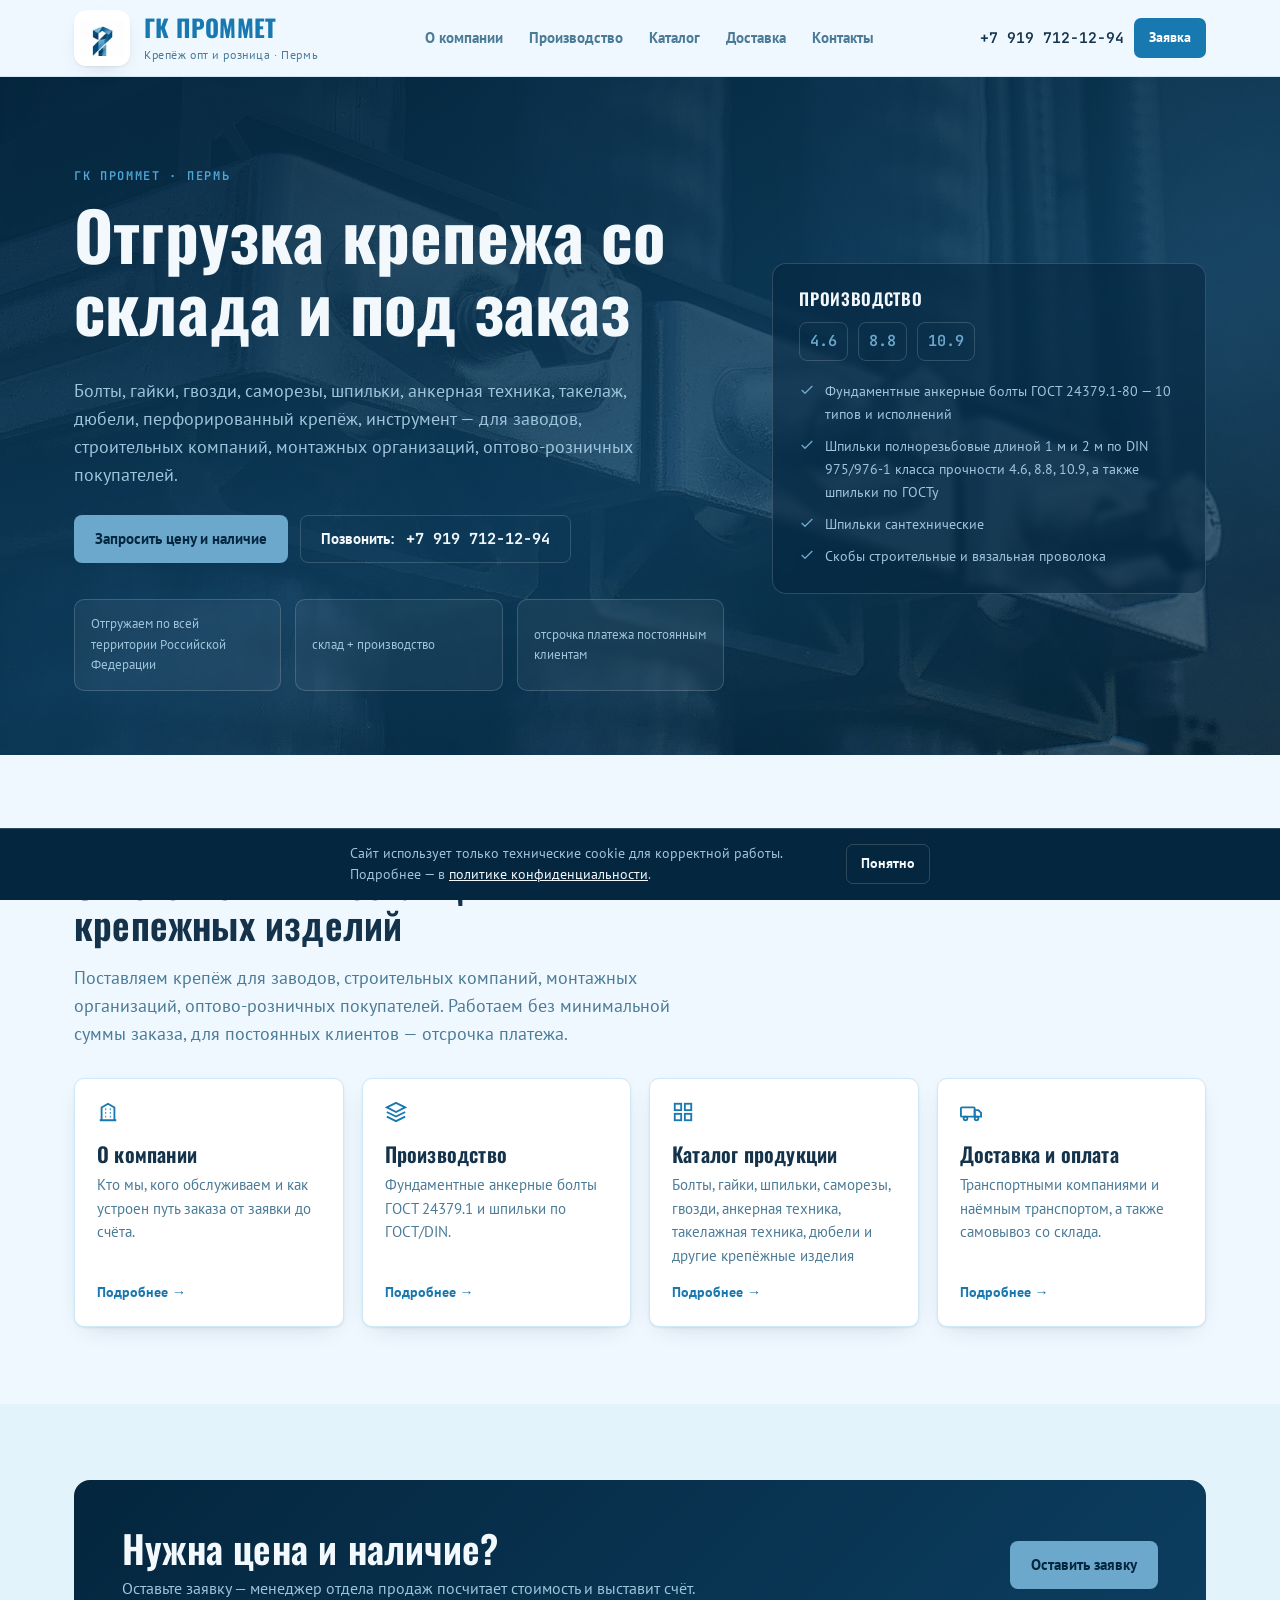
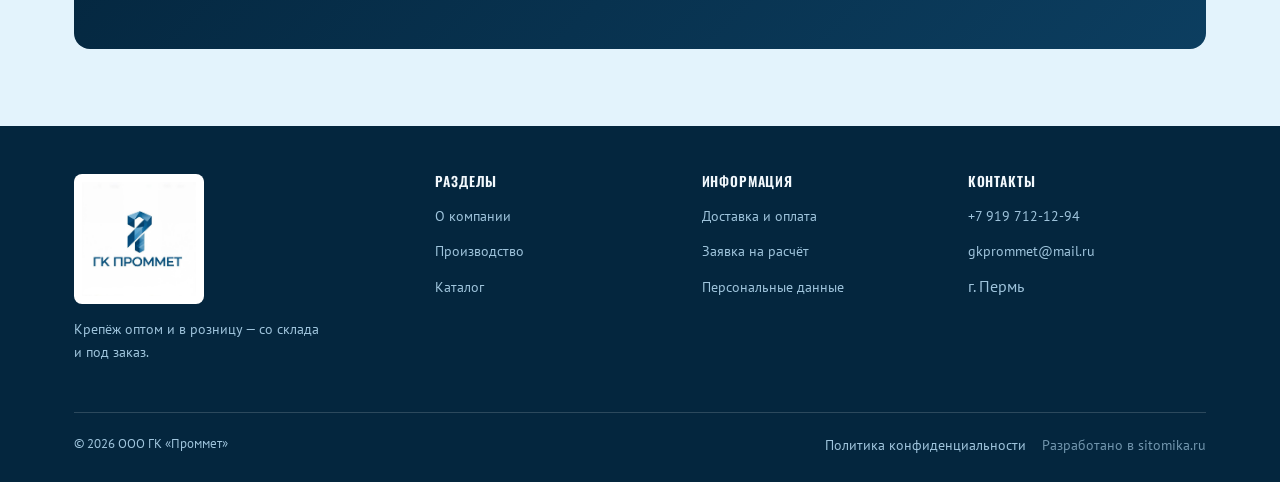
<file: index.html>
<!doctype html>
<html lang="ru">
<head>
<meta charset="UTF-8">
<meta name="viewport" content="width=device-width, initial-scale=1.0">
<title>ГК Проммет — крепёж оптом и в розницу в Перми</title>
<meta name="description" content="Крепёж оптом и в розницу в Перми: склад и под заказ, собственное производство фундаментных анкерных болтов и шпилек по ГОСТ и DIN.">
<link rel="canonical" href="https://gkprommet.ru/index.html">

<link rel="icon" type="image/png" sizes="32x32" href="assets/favicon-32.png">
<link rel="icon" type="image/png" sizes="16x16" href="assets/favicon-16.png">
<link rel="icon" type="image/png" sizes="64x64" href="assets/favicon-64.png">
<link rel="apple-touch-icon" sizes="180x180" href="assets/apple-touch-icon.png">

<meta property="og:title" content="ГК Проммет — крепёж оптом и в розницу">
<meta property="og:description" content="150+ позиций крепежа на складе и под заказ, плюс собственное производство шпилек и фундаментных анкерных болтов. Пермь, УФО, Удмуртия.">
<meta property="og:type" content="website">
<meta property="og:url" content="https://gkprommet.ru/index.html">
<meta property="og:image" content="https://gkprommet.ru/assets/og-image.png">
<meta property="og:image:width" content="1200">
<meta property="og:image:height" content="630">
<meta name="twitter:card" content="summary_large_image">

<script type="application/ld+json">
{
  "@context": "https://schema.org",
  "@type": "Organization",
  "name": "ООО ГК «Проммет»",
  "email": "gkprommet@mail.ru",
  "telephone": "+7-919-712-12-94",
  "url": "https://gkprommet.ru/",
  "logo": "https://gkprommet.ru/assets/logo.png",
  "address": { "@type": "PostalAddress", "addressLocality": "Пермь", "addressRegion": "Пермский край", "addressCountry": "RU" },
  "areaServed": ["Пермский край", "Удмуртская Республика", "Уральский федеральный округ"]
}
</script>

<link rel="preconnect" href="https://fonts.googleapis.com">
<link rel="preconnect" href="https://fonts.gstatic.com" crossorigin>
<link rel="stylesheet" href="https://fonts.googleapis.com/css2?family=Oswald:wght@400;500;600;700&family=PT+Sans:wght@400;700&family=JetBrains+Mono:wght@400;500;600&display=swap">
<link rel="stylesheet" href="css/style.css">
<style>
  .teaser-grid{display:grid;grid-template-columns:repeat(auto-fit,minmax(260px,1fr));gap:18px;}
  .teaser-card{background:var(--surface);border:1px solid var(--line);border-radius:var(--radius);padding:22px;box-shadow:var(--shadow);display:flex;flex-direction:column;}
  .teaser-card .ico{color:var(--brand);margin-bottom:12px;}
  .teaser-card h3{margin:0 0 8px;}
  .teaser-card p{color:var(--ink-2);font-size:.92rem;margin:0 0 14px;flex:1;}
  .teaser-card a{font-weight:700;font-size:.88rem;text-decoration:none;color:var(--brand);}
  .teaser-card a:hover{text-decoration:underline;}
  .cta-band{
    background:linear-gradient(135deg, var(--plate-bg), var(--plate-bg-2));
    color:var(--plate-ink);border-radius:16px;padding:clamp(28px,4vw,48px);
    display:flex;justify-content:space-between;align-items:center;gap:24px;flex-wrap:wrap;
  }
  .cta-band h2{color:var(--plate-ink);margin-bottom:6px;}
  .cta-band p{color:var(--plate-ink-2);margin:0;}
</style>
<!-- Yandex.Metrika counter -->
<script type="text/javascript">
    (function(m,e,t,r,i,k,a){
        m[i]=m[i]||function(){(m[i].a=m[i].a||[]).push(arguments)};
        m[i].l=1*new Date();
        for (var j = 0; j < document.scripts.length; j++) {if (document.scripts[j].src === r) { return; }}
        k=e.createElement(t),a=e.getElementsByTagName(t)[0],k.async=1,k.src=r,a.parentNode.insertBefore(k,a)
    })(window, document,'script','https://mc.yandex.ru/metrika/tag.js?id=112464146', 'ym');

    ym(112464146, 'init', {ssr:true, webvisor:true, clickmap:true, ecommerce:"dataLayer", referrer: document.referrer, url: location.href, accurateTrackBounce:true, trackLinks:true});
</script>
<noscript><div><img src="https://mc.yandex.ru/watch/112464146" style="position:absolute; left:-9999px;" alt="" /></div></noscript>
<!-- /Yandex.Metrika counter -->
</head>
<body>

<header class="site">
  <div class="site-inner">
    <a href="index.html" class="brand-mark">
      <img src="assets/logo_icon.png" alt="ГК Проммет">
      <span>
        <strong>ГК ПРОММЕТ</strong>
        <span>Крепёж опт и розница · Пермь</span>
      </span>
    </a>
    <nav class="main" aria-label="Разделы сайта">
      <a href="o-kompanii.html">О компании</a>
      <a href="proizvodstvo.html">Производство</a>
      <a href="katalog.html">Каталог</a>
      <a href="dostavka.html">Доставка</a>
      <a href="kontakty.html">Контакты</a>
    </nav>
    <div class="header-actions">
      <a class="phone-link" data-c="phoneHref" href="#" data-c-text="phoneDisplay"></a>
      <a class="btn btn-accent btn-small" href="kontakty.html">Заявка</a>
    </div>
  </div>
</header>

<main id="top">

  <section class="hero hero--home">
    <div class="container hero-grid">
      <div>
        <p class="eyebrow">ГК Проммет · Пермь</p>
        <h1>Отгрузка крепежа со склада и под заказ</h1>
        <p class="lede">Болты, гайки, гвозди, саморезы, шпильки, анкерная техника, такелаж, дюбели, перфорированный крепёж, инструмент — для заводов, строительных компаний, монтажных организаций, оптово-розничных покупателей.</p>
        <div class="hero-ctas">
          <a href="kontakty.html#request" class="btn btn-plate">Запросить цену и наличие</a>
          <a data-c="phoneHref" href="#" class="btn btn-ghost" style="border-color:var(--plate-line);color:var(--plate-ink);">Позвонить: <span data-c="phoneDisplay" style="font-family:var(--font-mono);margin-left:4px;"></span></a>
        </div>
        <div class="hero-stats">
          <div class="stat"><span>Отгружаем по всей территории Российской Федерации</span></div>
          <div class="stat"><span>склад + производство</span></div>
          <div class="stat"><span>отсрочка платежа постоянным клиентам</span></div>
        </div>
      </div>
      <div class="hero-badge-card">
        <h3>Производство</h3>
        <div class="strength-row">
          <span class="strength-chip">4.6</span>
          <span class="strength-chip">8.8</span>
          <span class="strength-chip">10.9</span>
        </div>
        <ul>
          <li><svg width="16" height="16" viewBox="0 0 24 24" fill="none" stroke="currentColor" stroke-width="2"><path d="M20 6 9 17l-5-5"/></svg> Фундаментные анкерные болты ГОСТ 24379.1-80 — 10 типов и исполнений</li>
          <li><svg width="16" height="16" viewBox="0 0 24 24" fill="none" stroke="currentColor" stroke-width="2"><path d="M20 6 9 17l-5-5"/></svg> Шпильки полнорезьбовые длиной 1 м и 2 м по DIN 975/976-1 класса прочности 4.6, 8.8, 10.9, а также шпильки по ГОСТу</li>
          <li><svg width="16" height="16" viewBox="0 0 24 24" fill="none" stroke="currentColor" stroke-width="2"><path d="M20 6 9 17l-5-5"/></svg> Шпильки сантехнические</li>
          <li><svg width="16" height="16" viewBox="0 0 24 24" fill="none" stroke="currentColor" stroke-width="2"><path d="M20 6 9 17l-5-5"/></svg> Скобы строительные и вязальная проволока</li>
        </ul>
      </div>
    </div>
  </section>

  <section>
    <div class="container">
      <div class="section-head">
        <p class="eyebrow">Коротко о компании</p>
        <h2>Ответственный поставщик крепежных изделий</h2>
        <p class="lede">Поставляем крепёж для заводов, строительных компаний, монтажных организаций, оптово-розничных покупателей. Работаем без минимальной суммы заказа, для постоянных клиентов — отсрочка платежа.</p>
      </div>
      <div class="teaser-grid">
        <div class="teaser-card">
          <div class="ico"><svg width="22" height="22" viewBox="0 0 24 24" fill="none" stroke="currentColor" stroke-width="2"><path d="M3 21h18M5 21V7l7-4 7 4v14M9 9h1m4 0h1m-6 4h1m4 0h1m-6 4h1m4 0h1"/></svg></div>
          <h3>О компании</h3>
          <p>Кто мы, кого обслуживаем и как устроен путь заказа от заявки до счёта.</p>
          <a href="o-kompanii.html">Подробнее →</a>
        </div>
        <div class="teaser-card">
          <div class="ico"><svg width="22" height="22" viewBox="0 0 24 24" fill="none" stroke="currentColor" stroke-width="2"><path d="M12 2 2 7l10 5 10-5-10-5ZM2 17l10 5 10-5M2 12l10 5 10-5"/></svg></div>
          <h3>Производство</h3>
          <p>Фундаментные анкерные болты ГОСТ 24379.1 и шпильки по ГОСТ/DIN.</p>
          <a href="proizvodstvo.html">Подробнее →</a>
        </div>
        <div class="teaser-card">
          <div class="ico"><svg width="22" height="22" viewBox="0 0 24 24" fill="none" stroke="currentColor" stroke-width="2"><rect x="3" y="3" width="7" height="7"/><rect x="14" y="3" width="7" height="7"/><rect x="3" y="14" width="7" height="7"/><rect x="14" y="14" width="7" height="7"/></svg></div>
          <h3>Каталог продукции</h3>
          <p>Болты, гайки, шпильки, саморезы, гвозди, анкерная техника, такелажная техника, дюбели и другие крепёжные изделия</p>
          <a href="katalog.html">Подробнее →</a>
        </div>
        <div class="teaser-card">
          <div class="ico"><svg width="22" height="22" viewBox="0 0 24 24" fill="none" stroke="currentColor" stroke-width="2"><rect x="1" y="7" width="15" height="10" rx="1"/><path d="M16 10h4l3 3v4h-7z"/><circle cx="6" cy="19" r="2"/><circle cx="18" cy="19" r="2"/></svg></div>
          <h3>Доставка и оплата</h3>
          <p>Транспортными компаниями и наёмным транспортом, а также самовывоз со склада.</p>
          <a href="dostavka.html">Подробнее →</a>
        </div>
      </div>
    </div>
  </section>

  <section class="band">
    <div class="container">
      <div class="cta-band">
        <div>
          <h2>Нужна цена и наличие?</h2>
          <p>Оставьте заявку — менеджер отдела продаж посчитает стоимость и выставит счёт.</p>
        </div>
        <a href="kontakty.html#request" class="btn btn-plate">Оставить заявку</a>
      </div>
    </div>
  </section>

</main>

<footer class="site">
  <div class="container">
    <div class="footer-grid">
      <div>
        <img src="assets/logo.png" alt="ГК Проммет" style="width:130px;height:auto;background:#fff;border-radius:8px;padding:8px;margin-bottom:14px;">
        <p style="max-width:32ch;font-size:.88rem;">Крепёж оптом и в розницу — со склада и под заказ.</p>
      </div>
      <div>
        <h4>Разделы</h4>
        <ul>
          <li><a href="o-kompanii.html">О компании</a></li>
          <li><a href="proizvodstvo.html">Производство</a></li>
          <li><a href="katalog.html">Каталог</a></li>
        </ul>
      </div>
      <div>
        <h4>Информация</h4>
        <ul>
          <li><a href="dostavka.html">Доставка и оплата</a></li>
          <li><a href="kontakty.html#request">Заявка на расчёт</a></li>
          <li><a href="politika-konfidentsialnosti.html">Персональные данные</a></li>
        </ul>
      </div>
      <div>
        <h4>Контакты</h4>
        <ul>
          <li><a data-c="phoneHref" href="#" data-c-text="phoneDisplay"></a></li>
          <li><a data-c="mailHref" href="#" data-c-text="email"></a></li>
          <li>г. Пермь</li>
        </ul>
      </div>
    </div>
    <div class="footer-bottom">
      <span>© <span id="year"></span> ООО ГК «Проммет»</span>
      <div class="footer-bottom-links">
        <a href="politika-konfidentsialnosti.html">Политика конфиденциальности</a>
        <a class="footer-credit" href="https://sitomika.ru/?utm_source=dmitriy-krepej&amp;utm_medium=footer&amp;utm_campaign=client-sites" target="_blank" rel="noopener">Разработано в sitomika.ru</a>
      </div>
    </div>
  </div>
</footer>

<a id="quote-pill" href="kontakty.html#request" hidden aria-label="Заявка"><span class="quote-pill-ico" aria-hidden="true">🧾</span><span class="quote-pill-label">Заявка</span> <b id="quote-pill-count">0</b></a>

<div id="cookie-bar" hidden>
  <p>Сайт использует только технические cookie для корректной работы. Подробнее — в <a href="politika-konfidentsialnosti.html">политике конфиденциальности</a>.</p>
  <button class="btn btn-ghost btn-small" id="cookie-ok" style="border-color:var(--plate-line);color:var(--plate-ink);">Понятно</button>
</div>

<script src="js/main.js"></script>
</body>
</html>
</file>
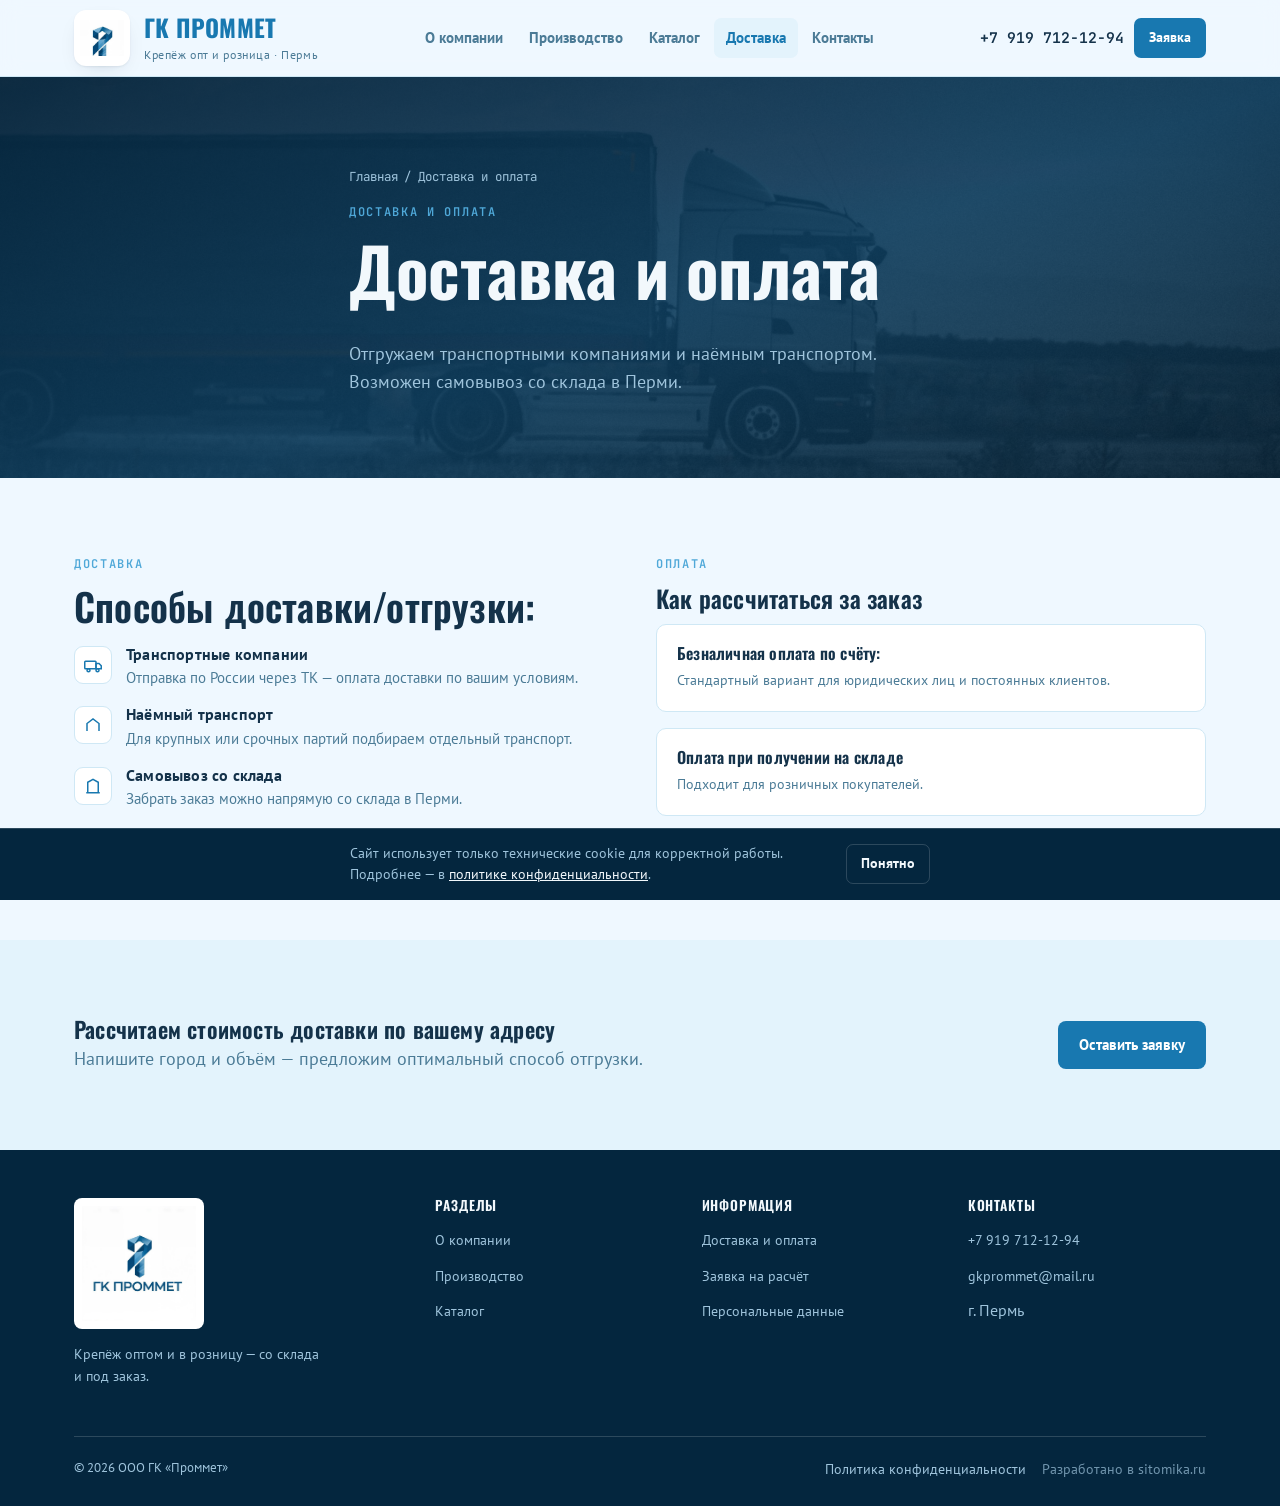
<file: dostavka.html>
<!doctype html>
<html lang="ru">
<head>
<meta charset="UTF-8">
<meta name="viewport" content="width=device-width, initial-scale=1.0">
<title>Доставка и оплата — ГК Проммет</title>
<meta name="description" content="Доставка крепежа по Пермскому краю, Удмуртии и УФО транспортными компаниями и наёмным транспортом. Оплата по счёту (безнал) или при получении на складе.">
<link rel="canonical" href="https://gkprommet.ru/dostavka.html">

<link rel="icon" type="image/png" sizes="32x32" href="assets/favicon-32.png">
<link rel="icon" type="image/png" sizes="16x16" href="assets/favicon-16.png">
<link rel="apple-touch-icon" sizes="180x180" href="assets/apple-touch-icon.png">

<meta property="og:title" content="Доставка и оплата — ГК Проммет">
<meta property="og:description" content="Доставка транспортными компаниями и наёмным транспортом по Пермскому краю, Удмуртии и УФО. Оплата по счёту или при получении.">
<meta property="og:type" content="website">
<meta property="og:url" content="https://gkprommet.ru/dostavka.html">
<meta property="og:image" content="https://gkprommet.ru/assets/og-image.png">
<meta name="twitter:card" content="summary_large_image">

<link rel="preconnect" href="https://fonts.googleapis.com">
<link rel="preconnect" href="https://fonts.gstatic.com" crossorigin>
<link rel="stylesheet" href="https://fonts.googleapis.com/css2?family=Oswald:wght@400;500;600;700&family=PT+Sans:wght@400;700&family=JetBrains+Mono:wght@400;500;600&display=swap">
<link rel="stylesheet" href="css/style.css">
<!-- Yandex.Metrika counter -->
<script type="text/javascript">
    (function(m,e,t,r,i,k,a){
        m[i]=m[i]||function(){(m[i].a=m[i].a||[]).push(arguments)};
        m[i].l=1*new Date();
        for (var j = 0; j < document.scripts.length; j++) {if (document.scripts[j].src === r) { return; }}
        k=e.createElement(t),a=e.getElementsByTagName(t)[0],k.async=1,k.src=r,a.parentNode.insertBefore(k,a)
    })(window, document,'script','https://mc.yandex.ru/metrika/tag.js?id=112464146', 'ym');

    ym(112464146, 'init', {ssr:true, webvisor:true, clickmap:true, ecommerce:"dataLayer", referrer: document.referrer, url: location.href, accurateTrackBounce:true, trackLinks:true});
</script>
<noscript><div><img src="https://mc.yandex.ru/watch/112464146" style="position:absolute; left:-9999px;" alt="" /></div></noscript>
<!-- /Yandex.Metrika counter -->
</head>
<body>

<header class="site">
  <div class="site-inner">
    <a href="index.html" class="brand-mark">
      <img src="assets/logo_icon.png" alt="ГК Проммет">
      <span>
        <strong>ГК ПРОММЕТ</strong>
        <span>Крепёж опт и розница · Пермь</span>
      </span>
    </a>
    <nav class="main" aria-label="Разделы сайта">
      <a href="o-kompanii.html">О компании</a>
      <a href="proizvodstvo.html">Производство</a>
      <a href="katalog.html">Каталог</a>
      <a href="dostavka.html">Доставка</a>
      <a href="kontakty.html">Контакты</a>
    </nav>
    <div class="header-actions">
      <a class="phone-link" data-c="phoneHref" href="#" data-c-text="phoneDisplay"></a>
      <a class="btn btn-accent btn-small" href="kontakty.html">Заявка</a>
    </div>
  </div>
</header>

<main id="top">

  <section class="hero hero--delivery">
    <div class="container hero-simple">
      <p class="breadcrumb"><a href="index.html">Главная</a> / Доставка и оплата</p>
      <p class="eyebrow">Доставка и оплата</p>
      <h1>Доставка и оплата</h1>
      <p class="lede">Отгружаем транспортными компаниями и наёмным транспортом. Возможен самовывоз со склада в Перми.</p>
    </div>
  </section>

  <section>
    <div class="container grid-2">
      <div>
        <p class="eyebrow">Доставка</p>
        <h2>Способы доставки/отгрузки:</h2>
        <ul class="fact-list">
          <li class="fact"><div class="ico"><svg width="18" height="18" viewBox="0 0 24 24" fill="none" stroke="currentColor" stroke-width="2"><rect x="1" y="7" width="15" height="10" rx="1"/><path d="M16 10h4l3 3v4h-7z"/><circle cx="6" cy="19" r="2"/><circle cx="18" cy="19" r="2"/></svg></div><div><h4>Транспортные компании</h4><p>Отправка по России через ТК — оплата доставки по вашим условиям.</p></div></li>
          <li class="fact"><div class="ico"><svg width="18" height="18" viewBox="0 0 24 24" fill="none" stroke="currentColor" stroke-width="2"><path d="M4 20V10l8-6 8 6v10"/></svg></div><div><h4>Наёмный транспорт</h4><p>Для крупных или срочных партий подбираем отдельный транспорт.</p></div></li>
          <li class="fact"><div class="ico"><svg width="18" height="18" viewBox="0 0 24 24" fill="none" stroke="currentColor" stroke-width="2"><path d="M3 21h18M5 21V7l7-4 7 4v14"/></svg></div><div><h4>Самовывоз со склада</h4><p>Забрать заказ можно напрямую со склада в Перми.</p></div></li>
        </ul>
      </div>
      <div>
        <p class="eyebrow">Оплата</p>
        <h2 style="font-size:1.5rem;">Как рассчитаться за заказ</h2>
        <div class="terms-grid" style="grid-template-columns:1fr;">
          <div class="term-card">
            <h4>Безналичная оплата по счёту:</h4>
            <p>Стандартный вариант для юридических лиц и постоянных клиентов.</p>
          </div>
          <div class="term-card">
            <h4>Оплата при получении на складе</h4>
            <p>Подходит для розничных покупателей.</p>
          </div>
        </div>
        <p class="form-note" style="margin-top:14px;">Онлайн-оплата картой на сайте не подключена — все расчёты идут через менеджера.</p>
      </div>
    </div>
  </section>

  <section class="band">
    <div class="container" style="display:flex;justify-content:space-between;align-items:center;gap:20px;flex-wrap:wrap;">
      <div>
        <h2 style="font-size:1.4rem;margin-bottom:4px;">Рассчитаем стоимость доставки по вашему адресу</h2>
        <p class="lede" style="margin:0;">Напишите город и объём — предложим оптимальный способ отгрузки.</p>
      </div>
      <a href="kontakty.html#request" class="btn btn-accent">Оставить заявку</a>
    </div>
  </section>

</main>

<footer class="site">
  <div class="container">
    <div class="footer-grid">
      <div>
        <img src="assets/logo.png" alt="ГК Проммет" style="width:130px;height:auto;background:#fff;border-radius:8px;padding:8px;margin-bottom:14px;">
        <p style="max-width:32ch;font-size:.88rem;">Крепёж оптом и в розницу — со склада и под заказ.</p>
      </div>
      <div>
        <h4>Разделы</h4>
        <ul>
          <li><a href="o-kompanii.html">О компании</a></li>
          <li><a href="proizvodstvo.html">Производство</a></li>
          <li><a href="katalog.html">Каталог</a></li>
        </ul>
      </div>
      <div>
        <h4>Информация</h4>
        <ul>
          <li><a href="dostavka.html">Доставка и оплата</a></li>
          <li><a href="kontakty.html#request">Заявка на расчёт</a></li>
          <li><a href="politika-konfidentsialnosti.html">Персональные данные</a></li>
        </ul>
      </div>
      <div>
        <h4>Контакты</h4>
        <ul>
          <li><a data-c="phoneHref" href="#" data-c-text="phoneDisplay"></a></li>
          <li><a data-c="mailHref" href="#" data-c-text="email"></a></li>
          <li>г. Пермь</li>
        </ul>
      </div>
    </div>
    <div class="footer-bottom">
      <span>© <span id="year"></span> ООО ГК «Проммет»</span>
      <div class="footer-bottom-links">
        <a href="politika-konfidentsialnosti.html">Политика конфиденциальности</a>
        <a class="footer-credit" href="https://sitomika.ru/?utm_source=dmitriy-krepej&amp;utm_medium=footer&amp;utm_campaign=client-sites" target="_blank" rel="noopener">Разработано в sitomika.ru</a>
      </div>
    </div>
  </div>
</footer>

<a id="quote-pill" href="kontakty.html#request" hidden aria-label="Заявка"><span class="quote-pill-ico" aria-hidden="true">🧾</span><span class="quote-pill-label">Заявка</span> <b id="quote-pill-count">0</b></a>

<div id="cookie-bar" hidden>
  <p>Сайт использует только технические cookie для корректной работы. Подробнее — в <a href="politika-konfidentsialnosti.html">политике конфиденциальности</a>.</p>
  <button class="btn btn-ghost btn-small" id="cookie-ok" style="border-color:var(--plate-line);color:var(--plate-ink);">Понятно</button>
</div>

<script src="js/main.js"></script>
</body>
</html>
</file>
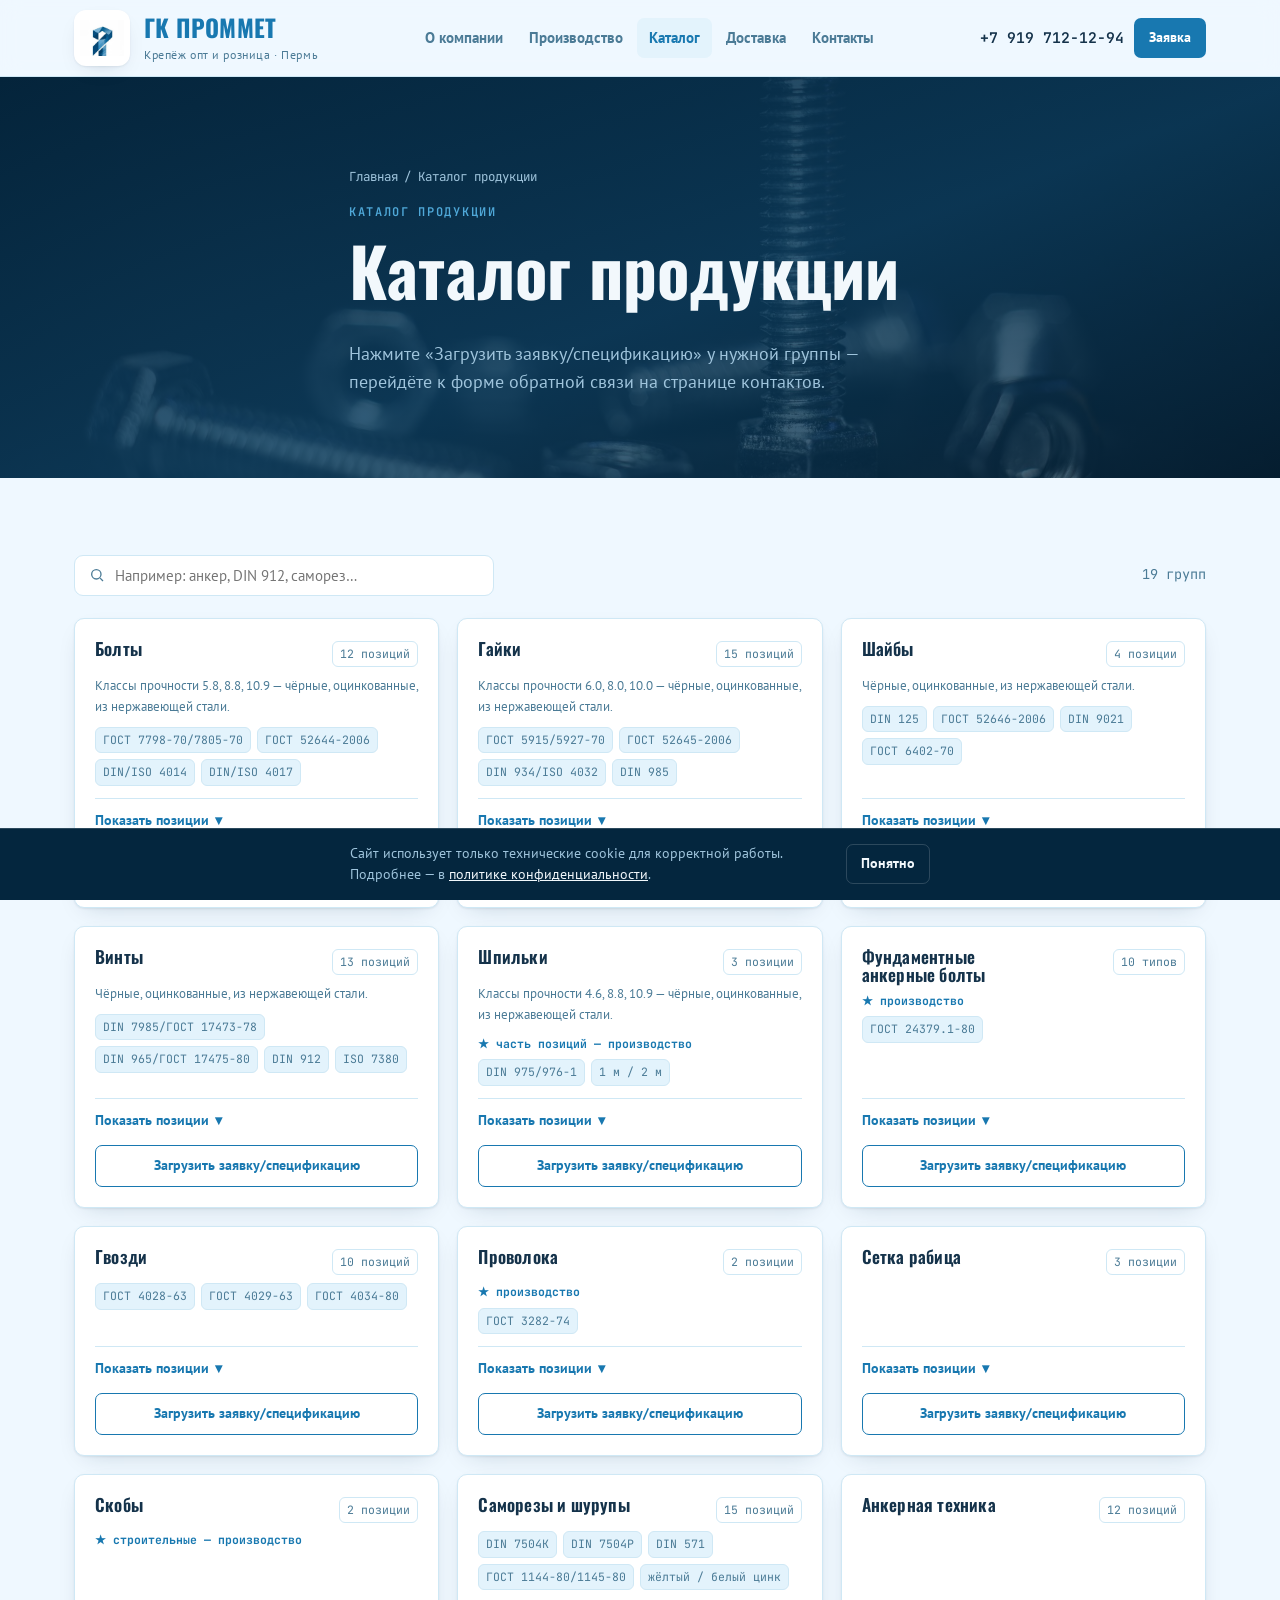
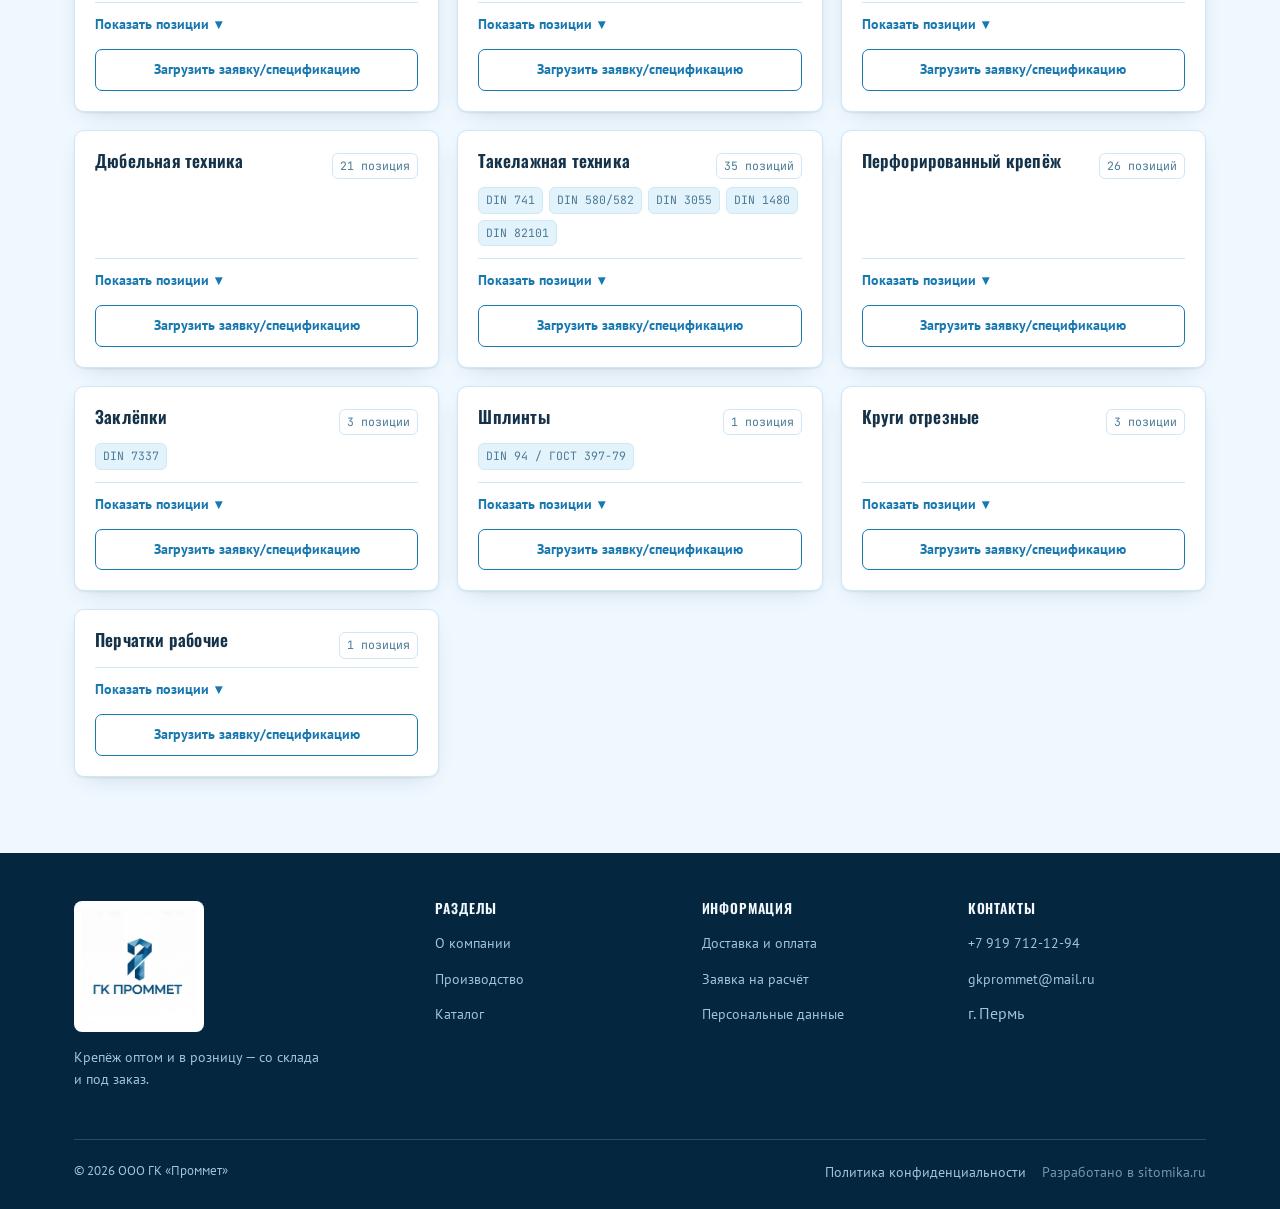
<file: katalog.html>
<!doctype html>
<html lang="ru">
<head>
<meta charset="UTF-8">
<meta name="viewport" content="width=device-width, initial-scale=1.0">
<title>Каталог продукции — ГК Проммет</title>
<meta name="description" content="150+ позиций крепежа в 18 группах: болты, гайки, шпильки, саморезы, анкерная и такелажная техника, дюбели, перфорированный крепёж. Цена и наличие — по запросу.">
<link rel="canonical" href="https://gkprommet.ru/katalog.html">

<link rel="icon" type="image/png" sizes="32x32" href="assets/favicon-32.png">
<link rel="icon" type="image/png" sizes="16x16" href="assets/favicon-16.png">
<link rel="apple-touch-icon" sizes="180x180" href="assets/apple-touch-icon.png">

<meta property="og:title" content="Каталог продукции — ГК Проммет">
<meta property="og:description" content="150+ позиций крепежа в 18 группах: болты, гайки, шпильки, саморезы, анкерная и такелажная техника, дюбели, перфорированный крепёж.">
<meta property="og:type" content="website">
<meta property="og:url" content="https://gkprommet.ru/katalog.html">
<meta property="og:image" content="https://gkprommet.ru/assets/og-image.png">
<meta name="twitter:card" content="summary_large_image">

<link rel="preconnect" href="https://fonts.googleapis.com">
<link rel="preconnect" href="https://fonts.gstatic.com" crossorigin>
<link rel="stylesheet" href="https://fonts.googleapis.com/css2?family=Oswald:wght@400;500;600;700&family=PT+Sans:wght@400;700&family=JetBrains+Mono:wght@400;500;600&display=swap">
<link rel="stylesheet" href="css/style.css">
<!-- Yandex.Metrika counter -->
<script type="text/javascript">
    (function(m,e,t,r,i,k,a){
        m[i]=m[i]||function(){(m[i].a=m[i].a||[]).push(arguments)};
        m[i].l=1*new Date();
        for (var j = 0; j < document.scripts.length; j++) {if (document.scripts[j].src === r) { return; }}
        k=e.createElement(t),a=e.getElementsByTagName(t)[0],k.async=1,k.src=r,a.parentNode.insertBefore(k,a)
    })(window, document,'script','https://mc.yandex.ru/metrika/tag.js?id=112464146', 'ym');

    ym(112464146, 'init', {ssr:true, webvisor:true, clickmap:true, ecommerce:"dataLayer", referrer: document.referrer, url: location.href, accurateTrackBounce:true, trackLinks:true});
</script>
<noscript><div><img src="https://mc.yandex.ru/watch/112464146" style="position:absolute; left:-9999px;" alt="" /></div></noscript>
<!-- /Yandex.Metrika counter -->
</head>
<body>

<header class="site">
  <div class="site-inner">
    <a href="index.html" class="brand-mark">
      <img src="assets/logo_icon.png" alt="ГК Проммет">
      <span>
        <strong>ГК ПРОММЕТ</strong>
        <span>Крепёж опт и розница · Пермь</span>
      </span>
    </a>
    <nav class="main" aria-label="Разделы сайта">
      <a href="o-kompanii.html">О компании</a>
      <a href="proizvodstvo.html">Производство</a>
      <a href="katalog.html">Каталог</a>
      <a href="dostavka.html">Доставка</a>
      <a href="kontakty.html">Контакты</a>
    </nav>
    <div class="header-actions">
      <a class="phone-link" data-c="phoneHref" href="#" data-c-text="phoneDisplay"></a>
      <a class="btn btn-accent btn-small" href="kontakty.html">Заявка</a>
    </div>
  </div>
</header>

<main id="top">

  <section class="hero hero--catalog">
    <div class="container hero-simple">
      <p class="breadcrumb"><a href="index.html">Главная</a> / Каталог продукции</p>
      <p class="eyebrow">Каталог продукции</p>
      <h1>Каталог продукции</h1>
      <p class="lede">Нажмите «Загрузить заявку/спецификацию» у нужной группы — перейдёте к форме обратной связи на странице контактов.</p>
    </div>
  </section>

  <section>
    <div class="container">

      <div class="catalog-toolbar">
        <div class="search-box">
          <svg width="16" height="16" viewBox="0 0 24 24" fill="none" stroke="currentColor" stroke-width="2"><circle cx="11" cy="11" r="7"/><path d="m21 21-4.3-4.3"/></svg>
          <input type="search" id="catalog-search" placeholder="Например: анкер, DIN 912, саморез…" aria-label="Поиск по каталогу">
        </div>
        <span class="catalog-count" id="catalog-count"></span>
      </div>

      <div class="cat-grid" id="cat-grid">

        <article class="cat" data-search="болты класса прочности 5.8 8.8 10.9 чёрные оцинкованные нержавеющая сталь гост дин исо высокопрочные фланец откидной мебельный лемешный норийный транспортёрный элеваторный автострадные">
          <div class="cat-head"><h3>Болты</h3><span class="cat-count">12 позиций</span></div>
          <p class="cat-note">Классы прочности 5.8, 8.8, 10.9 — чёрные, оцинкованные, из нержавеющей стали.</p>
          <div class="chips">
            <span class="chip-sm">ГОСТ 7798-70/7805-70</span><span class="chip-sm">ГОСТ 52644-2006</span><span class="chip-sm">DIN/ISO 4014</span><span class="chip-sm">DIN/ISO 4017</span>
          </div>
          <details><summary>Показать позиции</summary>
            <ul>
              <li>Болт с шестигранной головкой ГОСТ 7798-70 / ГОСТ 7805-70</li>
              <li>Болт с шестигранной головкой DIN 931 / ISO 4014 — неполная резьба</li>
              <li>Болт с шестигранной головкой DIN 933 / ISO 4017 — полная резьба</li>
              <li>Болт высокопрочный ГОСТ 52644-2006</li>
              <li>Болт с фланцем DIN 6921</li>
              <li>Болт откидной DIN 444 (ГОСТ 3033-79)</li>
              <li>Болт мебельный с квадратным подголовком DIN 603 / ГОСТ 7802-81</li>
              <li>Болт мебельный с усом ГОСТ 7801-70</li>
              <li>Болт лемешный ГОСТ 7786-81</li>
              <li>Болт с уменьшенной шестигранной головкой ГОСТ 7796-70 / 7808</li>
              <li>Болт норийный (транспортёрный, элеваторный)</li>
              <li>Болт автострадный</li>
            </ul>
          </details>
          <div class="cat-footer"><button class="btn-add" data-cat="Болты" type="button">Загрузить заявку/спецификацию</button></div>
        </article>

        <article class="cat" data-search="гайки класса прочности 6.0 8.0 10.0 чёрные оцинкованные нержавеющая сталь гост дин исо шестигранная высокопрочная барашковая врезная усовая колпачковая корончатая стопорная соединительная фланцевая квадратная низкая эриксона">
          <div class="cat-head"><h3>Гайки</h3><span class="cat-count">15 позиций</span></div>
          <p class="cat-note">Классы прочности 6.0, 8.0, 10.0 — чёрные, оцинкованные, из нержавеющей стали.</p>
          <div class="chips">
            <span class="chip-sm">ГОСТ 5915/5927-70</span><span class="chip-sm">ГОСТ 52645-2006</span><span class="chip-sm">DIN 934/ISO 4032</span><span class="chip-sm">DIN 985</span>
          </div>
          <details><summary>Показать позиции</summary>
            <ul>
              <li>Гайка шестигранная ГОСТ 5915-70 / 5927-70, DIN 934, ISO 4032</li>
              <li>Гайка высокопрочная ГОСТ 52645-2006</li>
              <li>Гайка барашковая DIN 315</li>
              <li>Гайка врезная (усовая) DIN 1624</li>
              <li>Гайка колпачковая DIN 1587</li>
              <li>Гайка корончатая DIN 935</li>
              <li>Гайка шестигранная со стопорным кольцом — низкая DIN 985, высокая DIN 982</li>
              <li>Гайка соединительная DIN 6334</li>
              <li>Гайка фланцевая DIN 6923</li>
              <li>Гайка высокая DIN 6330</li>
              <li>Гайка высокая с фланцем DIN 6331</li>
              <li>Гайка квадратная DIN 557</li>
              <li>Гайка квадратная DIN 562</li>
              <li>Гайка низкая DIN 936, DIN 439, ГОСТ 5916</li>
              <li>Гайка Эриксона</li>
            </ul>
          </details>
          <div class="cat-footer"><button class="btn-add" data-cat="Гайки" type="button">Загрузить заявку/спецификацию</button></div>
        </article>

        <article class="cat" data-search="шайбы чёрные оцинкованные нержавеющая сталь плоские пружинные гровер гост дин высокопрочная увеличенная">
          <div class="cat-head"><h3>Шайбы</h3><span class="cat-count">4 позиции</span></div>
          <p class="cat-note">Чёрные, оцинкованные, из нержавеющей стали.</p>
          <div class="chips"><span class="chip-sm">DIN 125</span><span class="chip-sm">ГОСТ 52646-2006</span><span class="chip-sm">DIN 9021</span><span class="chip-sm">ГОСТ 6402-70</span></div>
          <details><summary>Показать позиции</summary>
            <ul>
              <li>Шайба плоская DIN 125</li>
              <li>Шайба плоская высокопрочная ГОСТ 52646-2006</li>
              <li>Шайба плоская увеличенная DIN 9021</li>
              <li>Шайба пружинная (гровер) DIN 127 / ГОСТ 6402-70</li>
            </ul>
          </details>
          <div class="cat-footer"><button class="btn-add" data-cat="Шайбы" type="button">Загрузить заявку/спецификацию</button></div>
        </article>

        <article class="cat" data-search="винты чёрные оцинкованные нержавеющая сталь гост дин исо шестигранный шлиц потайная головка барашковый конфирмат г-образный кольцо">
          <div class="cat-head"><h3>Винты</h3><span class="cat-count">13 позиций</span></div>
          <p class="cat-note">Чёрные, оцинкованные, из нержавеющей стали.</p>
          <div class="chips"><span class="chip-sm">DIN 7985/ГОСТ 17473-78</span><span class="chip-sm">DIN 965/ГОСТ 17475-80</span><span class="chip-sm">DIN 912</span><span class="chip-sm">ISO 7380</span></div>
          <details><summary>Показать позиции</summary>
            <ul>
              <li>Винт с полукруглой головкой DIN 7985 / ГОСТ 17473-78</li>
              <li>Винт с потайной головкой DIN 965 / ГОСТ 17475-80</li>
              <li>Винт с цилиндрической головкой и шестигранным углублением под ключ DIN 912, ГОСТ 11738</li>
              <li>Винт мебельный с полукруглой головкой DIN 967</li>
              <li>Винт барашковый DIN 316</li>
              <li>Винт с плоской головкой и внутренним шестигранником DIN 7420</li>
              <li>Винт с потайной головкой и внутренним шестигранником DIN 7991</li>
              <li>Винт с полукруглой головкой и внутренним шестигранником ISO 7380</li>
              <li>Винт Г-образный</li>
              <li>Винт с полукольцом</li>
              <li>Винт-кольцо</li>
              <li>Винт с цилиндрической головкой с прямым шлицем ГОСТ 1491, DIN 84</li>
              <li>Винт конфирмат</li>
            </ul>
          </details>
          <div class="cat-footer"><button class="btn-add" data-cat="Винты" type="button">Загрузить заявку/спецификацию</button></div>
        </article>

        <article class="cat" data-search="шпильки класса прочности 4.6 8.8 10.9 чёрные оцинкованные нержавеющая сталь din 975 976 сантехнические полнорезьбовые производство гост">
          <div class="cat-head"><h3>Шпильки</h3><span class="cat-count">3 позиции</span></div>
          <p class="cat-note">Классы прочности 4.6, 8.8, 10.9 — чёрные, оцинкованные, из нержавеющей стали.</p>
          <div class="cat-made">★ часть позиций — производство</div>
          <div class="chips"><span class="chip-sm">DIN 975/976-1</span><span class="chip-sm">1 м / 2 м</span></div>
          <details><summary>Показать позиции</summary>
            <ul>
              <li>Шпилька полнорезьбовая DIN 976-1 / DIN 975, длина 1 и 2 м</li>
              <li>Шпилька сантехническая</li>
              <li>Шпилька ГОСТ — см. <a href="proizvodstvo.html">производство</a></li>
            </ul>
          </details>
          <div class="cat-footer"><button class="btn-add" data-cat="Шпильки" type="button">Загрузить заявку/спецификацию</button></div>
        </article>

        <article class="cat" data-search="фундаментные анкерные болты гост 24379 фундамент производство типы исполнения">
          <div class="cat-head"><h3>Фундаментные анкерные болты</h3><span class="cat-count">10 типов</span></div>
          <div class="cat-made">★ производство</div>
          <div class="chips"><span class="chip-sm">ГОСТ 24379.1-80</span></div>
          <details><summary>Показать позиции</summary>
            <ul>
              <li>Тип 1 — исполнение 1, исполнение 2</li>
              <li>Тип 2 — исполнение 1, исполнение 2, исполнение 3</li>
              <li>Тип 4 — исполнение 1</li>
              <li>Тип 5 — исполнение 1</li>
              <li>Тип 6 — исполнение 1, исполнение 2, исполнение 3</li>
              <li>Изготавливаем по чертежу и под нужную длину — см. <a href="proizvodstvo.html">производство</a></li>
            </ul>
          </details>
          <div class="cat-footer"><button class="btn-add" data-cat="Фундаментные анкерные болты" type="button">Загрузить заявку/спецификацию</button></div>
        </article>

        <article class="cat" data-search="гвозди строительные толевые тарные ершёные финишные шиферные">
          <div class="cat-head"><h3>Гвозди</h3><span class="cat-count">10 позиций</span></div>
          <div class="chips"><span class="chip-sm">ГОСТ 4028-63</span><span class="chip-sm">ГОСТ 4029-63</span><span class="chip-sm">ГОСТ 4034-80</span></div>
          <details><summary>Показать позиции</summary>
            <ul>
              <li>Гвозди — без покрытия, оцинкованные</li>
              <li>Гвозди винтовые, ершёные</li>
              <li>Гвозди для пневмопистолета — винтовые / с кольцевой накаткой</li>
              <li>Гвозди финишные оцинкованные</li>
              <li>Гвозди финишные — латунированные, бронзированные, омеднённые</li>
              <li>Гвозди шиферные с завальцованной шляпкой</li>
              <li>Гвозди с большой плоской головкой</li>
              <li>Гвозди строительные ГОСТ 4028-63</li>
              <li>Гвозди толевые ГОСТ 4029-63</li>
              <li>Гвозди тарные ГОСТ 4034-80</li>
            </ul>
          </details>
          <div class="cat-footer"><button class="btn-add" data-cat="Гвозди" type="button">Загрузить заявку/спецификацию</button></div>
        </article>

        <article class="cat" data-search="проволока вязальная чёрная оцинкованная гост 3282-74 бухта производство">
          <div class="cat-head"><h3>Проволока</h3><span class="cat-count">2 позиции</span></div>
          <div class="cat-made">★ производство</div>
          <div class="chips"><span class="chip-sm">ГОСТ 3282-74</span></div>
          <details><summary>Показать позиции</summary>
            <ul>
              <li>Проволока вязальная чёрная — Ø0,8–6,0 мм, бухты по 50 м, 1 кг, 5 кг</li>
              <li>Проволока вязальная оцинкованная — Ø0,8–6,0 мм, бухты по 50 м, 1 кг, 5 кг</li>
            </ul>
          </details>
          <div class="cat-footer"><button class="btn-add" data-cat="Проволока" type="button">Загрузить заявку/спецификацию</button></div>
        </article>

        <article class="cat" data-search="сетка рабица оцинкованная полимерное покрытие плетёная">
          <div class="cat-head"><h3>Сетка рабица</h3><span class="cat-count">3 позиции</span></div>
          <details><summary>Показать позиции</summary>
            <ul>
              <li>Сетка рабица без покрытия</li>
              <li>Сетка рабица оцинкованная</li>
              <li>Сетка рабица в полимерном покрытии</li>
            </ul>
          </details>
          <div class="cat-footer"><button class="btn-add" data-cat="Сетка рабица" type="button">Загрузить заявку/спецификацию</button></div>
        </article>

        <article class="cat" data-search="скобы строительные мебельный степлер производство">
          <div class="cat-head"><h3>Скобы</h3><span class="cat-count">2 позиции</span></div>
          <div class="cat-made">★ строительные — производство</div>
          <details><summary>Показать позиции</summary>
            <ul>
              <li>Скобы строительные Ø6, Ø8, Ø10 мм</li>
              <li>Скобы для мебельного степлера, тип 53</li>
            </ul>
          </details>
          <div class="cat-footer"><button class="btn-add" data-cat="Скобы" type="button">Загрузить заявку/спецификацию</button></div>
        </article>

        <article class="cat" data-search="саморезы шурупы по дереву металлу кровельные сэндвич панели цинк din 7504p din 7504k конструкционные гост 1144-80 1145-80 нагель">
          <div class="cat-head"><h3>Саморезы и шурупы</h3><span class="cat-count">15 позиций</span></div>
          <div class="chips"><span class="chip-sm">DIN 7504K</span><span class="chip-sm">DIN 7504P</span><span class="chip-sm">DIN 571</span><span class="chip-sm">ГОСТ 1144-80/1145-80</span><span class="chip-sm">жёлтый / белый цинк</span></div>
          <details><summary>Показать позиции</summary>
            <ul>
              <li>Саморезы по дереву — оксидированные и в жёлтом цинке</li>
              <li>Саморезы по металлу — оксидированные и в белом цинке</li>
              <li>Саморезы с полусферической головкой, пресс-шайбой, крестообразный шлиц — наконечник остриё и сверло, в цинке и оксидированные</li>
              <li>Саморезы кровельные DIN 7504K — Zn / RAL</li>
              <li>Шурупы для дерева универсальные — белый и жёлтый цинк</li>
              <li>Шуруп с шестигранной головкой DIN 571 — крепление лаг и реек</li>
              <li>Саморезы с полуцилиндрической головкой, крестообразный шлиц — наконечник остриё и сверло, в цинке и оксидированные</li>
              <li>Саморезы по металлу сверлоконечные DIN 7504P</li>
              <li>Саморезы для оконного профиля — наконечник сверло</li>
              <li>Саморезы для сэндвич-панелей</li>
              <li>Шуруп по бетону (нагель)</li>
              <li>Шуруп-кольцо (О-образный), шуруп-полукольцо (С-образный), шуруп-костыль (Г-образный)</li>
              <li>Шурупы конструкционные — потай, тарельчатые</li>
              <li>Шурупы с потайной головкой ГОСТ 1145-80</li>
              <li>Шурупы с полукруглой головкой ГОСТ 1144-80</li>
            </ul>
          </details>
          <div class="cat-footer"><button class="btn-add" data-cat="Саморезы и шурупы" type="button">Загрузить заявку/спецификацию</button></div>
        </article>

        <article class="cat" data-search="анкерная техника анкер клин потолочный дюбель рамный болт с крюком">
          <div class="cat-head"><h3>Анкерная техника</h3><span class="cat-count">12 позиций</span></div>
          <details><summary>Показать позиции</summary>
            <ul>
              <li>Анкер забивной — с насечкой, латунный (цанга)</li>
              <li>Анкер-клин</li>
              <li>Анкер клиновой</li>
              <li>Анкер потолочный</li>
              <li>Дюбель рамный</li>
              <li>Болт анкерный, с гайкой, с кольцом, с крюком, с Г-образным крюком, двухраспорный</li>
            </ul>
          </details>
          <div class="cat-footer"><button class="btn-add" data-cat="Анкерная техника" type="button">Загрузить заявку/спецификацию</button></div>
        </article>

        <article class="cat" data-search="дюбельная техника дюбель-гвозди бабочка молли driva фасадный теплоизоляция газобетон пенобетон">
          <div class="cat-head"><h3>Дюбельная техника</h3><span class="cat-count">21 позиция</span></div>
          <details><summary>Показать позиции</summary>
            <ul>
              <li>Дюбель-гвозди металлические — с шайбой, без шайбы</li>
              <li>Дюбель пластмассовый — обычный, с усом</li>
              <li>Дюбель-бабочка (с шурупом и без)</li>
              <li>Дюбель Driva — стандартный, металлический со сверлом</li>
              <li>Дюбель с Г-образным крюком, с полукольцом</li>
              <li>Дюбель для пустотелых конструкций Molly</li>
              <li>Дюбель-гвоздь потай / с воротником</li>
              <li>Дюбель для газобетона металлический</li>
              <li>Дюбель универсальный U</li>
              <li>Дюбель для пенобетона винтовой</li>
              <li>Дюбели для теплоизоляции — с металлическим гвоздём, с пластиковым гвоздём, с термоголовкой</li>
              <li>Шайба-рондоль для теплоизоляции</li>
              <li>Дюбель фасадный с шестигранным шурупом и пресс-шайбой</li>
            </ul>
          </details>
          <div class="cat-footer"><button class="btn-add" data-cat="Дюбельная техника" type="button">Загрузить заявку/спецификацию</button></div>
        </article>

        <article class="cat" data-search="такелажная техника трос цепь карабин коуш рым талреп вертлюг блок зажим скоба омегаобразная рапид">
          <div class="cat-head"><h3>Такелажная техника</h3><span class="cat-count">35 позиций</span></div>
          <div class="chips"><span class="chip-sm">DIN 741</span><span class="chip-sm">DIN 580/582</span><span class="chip-sm">DIN 3055</span><span class="chip-sm">DIN 1480</span><span class="chip-sm">DIN 82101</span></div>
          <details><summary>Показать позиции</summary>
            <ul>
              <li>Зажим для троса DIN 741, зажим Simplex, зажим Duplex, зажим канатный алюминиевый</li>
              <li>Вертлюг петля-петля, петля-открытый конец, открытый конец-открытый конец</li>
              <li>Блок двойной — с металлическим и нейлоновым шкивом, блок одинарный — с металлическим и нейлоновым шкивом</li>
              <li>Карабин с муфтой DIN 5299D, карабин пожарный DIN 5299C, карабин тип А (с вертлюгом и без)</li>
              <li>Соединитель цепей с гайкой — рапид, карабин винтовой; соединитель цепей открытый</li>
              <li>Крюк S, коуш DIN 6899</li>
              <li>Рым-гайка DIN 582, рым-болт DIN 580</li>
              <li>Скоба такелажная (серьга, шакл) DIN 82101, прямая гайка/шплинт DIN 82101 C / DIN 834</li>
              <li>Скоба омегаобразная — без шплинта DIN 831, такелажная</li>
              <li>Талреп крюк-кольцо, крюк-крюк, кольцо-кольцо DIN 1480, талреп вилка-вилка</li>
              <li>Трос стальной оцинкованный DIN 3055/3060, трос в ПВХ оболочке</li>
              <li>Цепь короткозвенная DIN 766, цепь длиннозвенная DIN 763</li>
            </ul>
          </details>
          <div class="cat-footer"><button class="btn-add" data-cat="Такелажная техника" type="button">Загрузить заявку/спецификацию</button></div>
        </article>

        <article class="cat" data-search="перфорированный крепёж уголок пластина кляймер подвес опора стропил держатель балки краб т-образное лента монтажная анкер регулируемый">
          <div class="cat-head"><h3>Перфорированный крепёж</h3><span class="cat-count">26 позиций</span></div>
          <details><summary>Показать позиции</summary>
            <ul>
              <li>Уголок крепёжный, усиленный, равносторонний, анкерный</li>
              <li>Уголок балочный, широкий, узкий, Z-образный, под 135°</li>
              <li>Опора для бруса — открытая и закрытая</li>
              <li>Пластина крепёжная, соединительная, оконная, гвоздевая</li>
              <li>Держатель балки — левый/правый</li>
              <li>Лента монтажная, лента перфорированная</li>
              <li>Кляймер, крепление Т-образное</li>
              <li>Краб соединительный для профиля, подвес для профилей прямой</li>
              <li>Анкер регулируемый</li>
              <li>Опора стропил скользящая — закрытая и открытая</li>
            </ul>
          </details>
          <div class="cat-footer"><button class="btn-add" data-cat="Перфорированный крепёж" type="button">Загрузить заявку/спецификацию</button></div>
        </article>

        <article class="cat" data-search="заклепки din 7337 комбинированные алюминий сталь ral цветные">
          <div class="cat-head"><h3>Заклёпки</h3><span class="cat-count">3 позиции</span></div>
          <div class="chips"><span class="chip-sm">DIN 7337</span></div>
          <details><summary>Показать позиции</summary>
            <ul>
              <li>Заклёпка комбинированная алюминий-сталь</li>
              <li>Заклёпка комбинированная алюминий-сталь, цветная RAL</li>
              <li>Заклёпка комбинированная сталь-сталь</li>
            </ul>
          </details>
          <div class="cat-footer"><button class="btn-add" data-cat="Заклёпки" type="button">Загрузить заявку/спецификацию</button></div>
        </article>

        <article class="cat" data-search="шплинты din 94 гост 397">
          <div class="cat-head"><h3>Шплинты</h3><span class="cat-count">1 позиция</span></div>
          <div class="chips"><span class="chip-sm">DIN 94 / ГОСТ 397-79</span></div>
          <details><summary>Показать позиции</summary><ul><li>Шплинт DIN 94 / ГОСТ 397-79</li></ul></details>
          <div class="cat-footer"><button class="btn-add" data-cat="Шплинты" type="button">Загрузить заявку/спецификацию</button></div>
        </article>

        <article class="cat" data-search="круги отрезные обдирочные алмазные по металлу luga abrasive абразивные">
          <div class="cat-head"><h3>Круги отрезные</h3><span class="cat-count">3 позиции</span></div>
          <details><summary>Показать позиции</summary>
            <ul>
              <li>Круги отрезные по металлу, Luga Abrasive</li>
              <li>Круги обдирочные, Luga Abrasive</li>
              <li>Круги алмазные</li>
            </ul>
          </details>
          <div class="cat-footer"><button class="btn-add" data-cat="Круги отрезные" type="button">Загрузить заявку/спецификацию</button></div>
        </article>

        <article class="cat" data-search="перчатки рабочие хб три нитки">
          <div class="cat-head"><h3>Перчатки рабочие</h3><span class="cat-count">1 позиция</span></div>
          <details><summary>Показать позиции</summary><ul><li>Перчатки х/б, 3 нити</li></ul></details>
          <div class="cat-footer"><button class="btn-add" data-cat="Перчатки рабочие" type="button">Загрузить заявку/спецификацию</button></div>
        </article>

      </div>
      <p class="no-results" id="no-results" hidden>Ничего не нашлось. Позвоните — подберём нестандартную позицию под заказ.</p>
    </div>
  </section>

</main>

<footer class="site">
  <div class="container">
    <div class="footer-grid">
      <div>
        <img src="assets/logo.png" alt="ГК Проммет" style="width:130px;height:auto;background:#fff;border-radius:8px;padding:8px;margin-bottom:14px;">
        <p style="max-width:32ch;font-size:.88rem;">Крепёж оптом и в розницу — со склада и под заказ.</p>
      </div>
      <div>
        <h4>Разделы</h4>
        <ul>
          <li><a href="o-kompanii.html">О компании</a></li>
          <li><a href="proizvodstvo.html">Производство</a></li>
          <li><a href="katalog.html">Каталог</a></li>
        </ul>
      </div>
      <div>
        <h4>Информация</h4>
        <ul>
          <li><a href="dostavka.html">Доставка и оплата</a></li>
          <li><a href="kontakty.html#request">Заявка на расчёт</a></li>
          <li><a href="politika-konfidentsialnosti.html">Персональные данные</a></li>
        </ul>
      </div>
      <div>
        <h4>Контакты</h4>
        <ul>
          <li><a data-c="phoneHref" href="#" data-c-text="phoneDisplay"></a></li>
          <li><a data-c="mailHref" href="#" data-c-text="email"></a></li>
          <li>г. Пермь</li>
        </ul>
      </div>
    </div>
    <div class="footer-bottom">
      <span>© <span id="year"></span> ООО ГК «Проммет»</span>
      <div class="footer-bottom-links">
        <a href="politika-konfidentsialnosti.html">Политика конфиденциальности</a>
        <a class="footer-credit" href="https://sitomika.ru/?utm_source=dmitriy-krepej&amp;utm_medium=footer&amp;utm_campaign=client-sites" target="_blank" rel="noopener">Разработано в sitomika.ru</a>
      </div>
    </div>
  </div>
</footer>

<a id="quote-pill" href="kontakty.html#request" hidden aria-label="Заявка"><span class="quote-pill-ico" aria-hidden="true">🧾</span><span class="quote-pill-label">Заявка</span> <b id="quote-pill-count">0</b></a>

<div id="cookie-bar" hidden>
  <p>Сайт использует только технические cookie для корректной работы. Подробнее — в <a href="politika-konfidentsialnosti.html">политике конфиденциальности</a>.</p>
  <button class="btn btn-ghost btn-small" id="cookie-ok" style="border-color:var(--plate-line);color:var(--plate-ink);">Понятно</button>
</div>

<script src="js/main.js"></script>
</body>
</html>
</file>
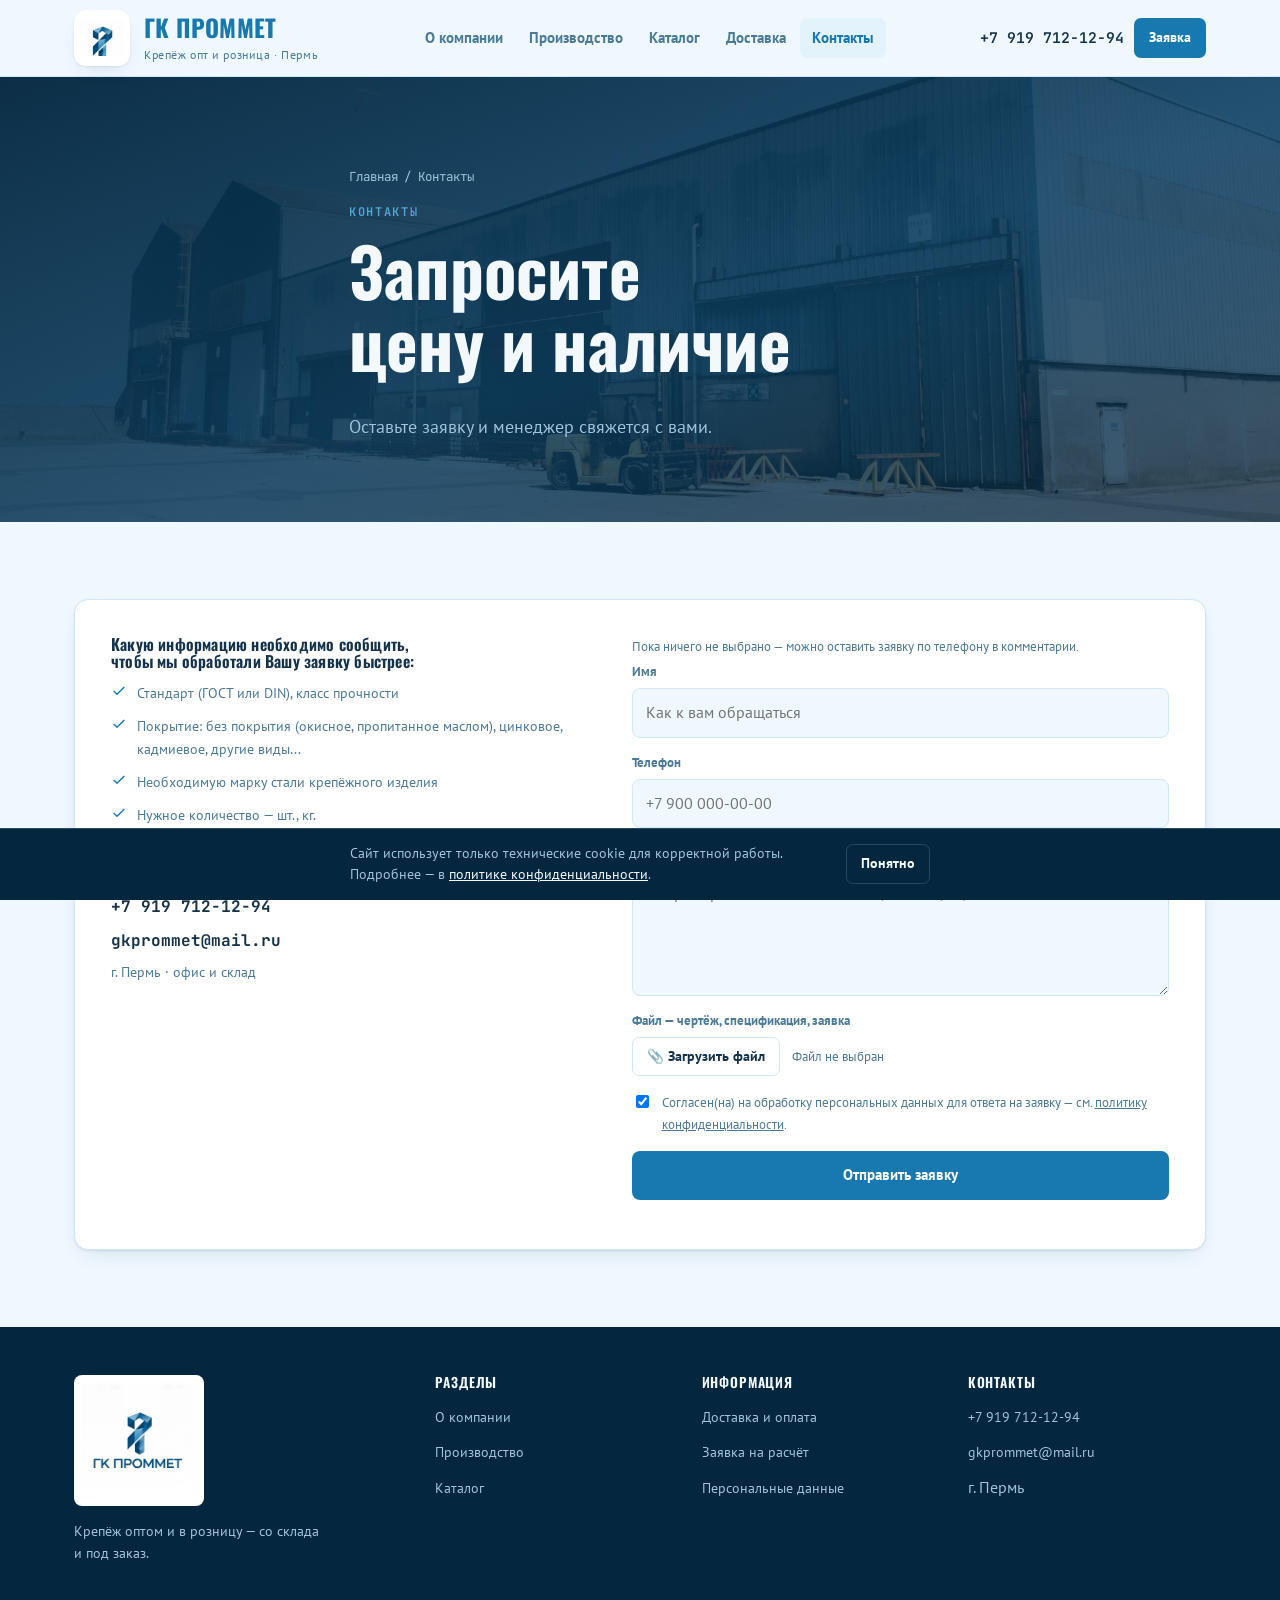
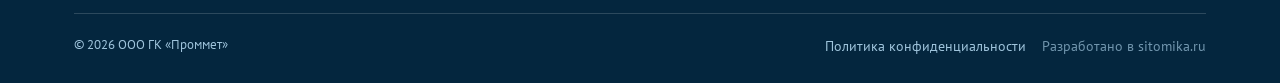
<file: kontakty.html>
<!doctype html>
<html lang="ru">
<head>
<meta charset="UTF-8">
<meta name="viewport" content="width=device-width, initial-scale=1.0">
<title>Контакты и заявка на расчёт — ГК Проммет</title>
<meta name="description" content="Свяжитесь с ГК «Проммет»: телефон, почта и форма заявки на расчёт цены и наличия крепежа. Офис и склад в Перми.">
<link rel="canonical" href="https://gkprommet.ru/kontakty.html">

<link rel="icon" type="image/png" sizes="32x32" href="assets/favicon-32.png">
<link rel="icon" type="image/png" sizes="16x16" href="assets/favicon-16.png">
<link rel="apple-touch-icon" sizes="180x180" href="assets/apple-touch-icon.png">

<meta property="og:title" content="Контакты и заявка на расчёт — ГК Проммет">
<meta property="og:description" content="Телефон, почта и форма заявки на расчёт цены и наличия крепежа. Офис и склад в Перми.">
<meta property="og:type" content="website">
<meta property="og:url" content="https://gkprommet.ru/kontakty.html">
<meta property="og:image" content="https://gkprommet.ru/assets/og-image.png">
<meta name="twitter:card" content="summary_large_image">

<link rel="preconnect" href="https://fonts.googleapis.com">
<link rel="preconnect" href="https://fonts.gstatic.com" crossorigin>
<link rel="stylesheet" href="https://fonts.googleapis.com/css2?family=Oswald:wght@400;500;600;700&family=PT+Sans:wght@400;700&family=JetBrains+Mono:wght@400;500;600&display=swap">
<link rel="stylesheet" href="css/style.css">
<!-- Yandex.Metrika counter -->
<script type="text/javascript">
    (function(m,e,t,r,i,k,a){
        m[i]=m[i]||function(){(m[i].a=m[i].a||[]).push(arguments)};
        m[i].l=1*new Date();
        for (var j = 0; j < document.scripts.length; j++) {if (document.scripts[j].src === r) { return; }}
        k=e.createElement(t),a=e.getElementsByTagName(t)[0],k.async=1,k.src=r,a.parentNode.insertBefore(k,a)
    })(window, document,'script','https://mc.yandex.ru/metrika/tag.js?id=112464146', 'ym');

    ym(112464146, 'init', {ssr:true, webvisor:true, clickmap:true, ecommerce:"dataLayer", referrer: document.referrer, url: location.href, accurateTrackBounce:true, trackLinks:true});
</script>
<noscript><div><img src="https://mc.yandex.ru/watch/112464146" style="position:absolute; left:-9999px;" alt="" /></div></noscript>
<!-- /Yandex.Metrika counter -->
</head>
<body>

<header class="site">
  <div class="site-inner">
    <a href="index.html" class="brand-mark">
      <img src="assets/logo_icon.png" alt="ГК Проммет">
      <span>
        <strong>ГК ПРОММЕТ</strong>
        <span>Крепёж опт и розница · Пермь</span>
      </span>
    </a>
    <nav class="main" aria-label="Разделы сайта">
      <a href="o-kompanii.html">О компании</a>
      <a href="proizvodstvo.html">Производство</a>
      <a href="katalog.html">Каталог</a>
      <a href="dostavka.html">Доставка</a>
      <a href="kontakty.html">Контакты</a>
    </nav>
    <div class="header-actions">
      <a class="phone-link" data-c="phoneHref" href="#" data-c-text="phoneDisplay"></a>
      <a class="btn btn-accent btn-small" href="kontakty.html#request">Заявка</a>
    </div>
  </div>
</header>

<main id="top">

  <section class="hero hero--contacts">
    <div class="container hero-simple">
      <p class="breadcrumb"><a href="index.html">Главная</a> / Контакты</p>
      <p class="eyebrow">Контакты</p>
      <h1>Запросите цену и наличие</h1>
      <p class="lede">Оставьте заявку и менеджер свяжется с вами.</p>
    </div>
  </section>

  <section id="request">
    <div class="container">
      <div class="request-shell">
        <div class="guide">
          <h4>Какую информацию необходимо сообщить, чтобы мы обработали Вашу заявку быстрее:</h4>
          <ul>
            <li><svg width="16" height="16" viewBox="0 0 24 24" fill="none" stroke="currentColor" stroke-width="2"><path d="M20 6 9 17l-5-5"/></svg> Стандарт (ГОСТ или DIN), класс прочности</li>
            <li><svg width="16" height="16" viewBox="0 0 24 24" fill="none" stroke="currentColor" stroke-width="2"><path d="M20 6 9 17l-5-5"/></svg> Покрытие: без покрытия (окисное, пропитанное маслом), цинковое, кадмиевое, другие виды...</li>
            <li><svg width="16" height="16" viewBox="0 0 24 24" fill="none" stroke="currentColor" stroke-width="2"><path d="M20 6 9 17l-5-5"/></svg> Необходимую марку стали крепёжного изделия</li>
            <li><svg width="16" height="16" viewBox="0 0 24 24" fill="none" stroke="currentColor" stroke-width="2"><path d="M20 6 9 17l-5-5"/></svg> Нужное количество — шт., кг.</li>
          </ul>
          <div class="contact-card">
            <div><span class="role">Отдел продаж</span></div>
            <a data-c="phoneHref" href="#" data-c-text="phoneDisplay"></a>
            <a data-c="mailHref" href="#" data-c-text="email"></a>
            <div class="role">г. Пермь · офис и склад</div>
          </div>
        </div>
        <form id="quote-form" novalidate action="send.php" method="POST" enctype="multipart/form-data">
          <div class="quote-tags" id="quote-tags" aria-live="polite"></div>
          <input type="text" name="website" tabindex="-1" autocomplete="off" hidden aria-hidden="true">
          <div class="field">
            <label for="f-name">Имя</label>
            <input id="f-name" name="name" type="text" required autocomplete="name" placeholder="Как к вам обращаться">
          </div>
          <div class="field">
            <label for="f-phone">Телефон</label>
            <input id="f-phone" name="phone" type="tel" required autocomplete="tel" placeholder="+7 900 000-00-00">
          </div>
          <div class="field">
            <label for="f-comment">Что нужно (позиции, размеры, количество)</label>
            <textarea id="f-comment" name="comment" rows="4" placeholder="Например: болт DIN 933 М12×80, 500 шт., оцинкованный"></textarea>
          </div>
          <div class="field">
            <label for="f-file">Файл — чертёж, спецификация, заявка</label>
            <div class="file-upload">
              <label class="btn btn-ghost btn-small" for="f-file">📎 Загрузить файл</label>
              <input id="f-file" name="file" type="file">
              <span class="file-upload-name" id="file-upload-name">Файл не выбран</span>
            </div>
          </div>
          <label class="consent-row">
            <input type="checkbox" id="f-consent" name="consent" required checked>
            <span>Согласен(на) на обработку персональных данных для ответа на заявку — см. <a href="politika-konfidentsialnosti.html">политику конфиденциальности</a>.</span>
          </label>
          <button type="submit" class="btn btn-accent" style="width:100%;">Отправить заявку</button>
          <p class="form-status" id="form-status" role="status"></p>
        </form>
      </div>
    </div>
  </section>

</main>

<footer class="site">
  <div class="container">
    <div class="footer-grid">
      <div>
        <img src="assets/logo.png" alt="ГК Проммет" style="width:130px;height:auto;background:#fff;border-radius:8px;padding:8px;margin-bottom:14px;">
        <p style="max-width:32ch;font-size:.88rem;">Крепёж оптом и в розницу — со склада и под заказ.</p>
      </div>
      <div>
        <h4>Разделы</h4>
        <ul>
          <li><a href="o-kompanii.html">О компании</a></li>
          <li><a href="proizvodstvo.html">Производство</a></li>
          <li><a href="katalog.html">Каталог</a></li>
        </ul>
      </div>
      <div>
        <h4>Информация</h4>
        <ul>
          <li><a href="dostavka.html">Доставка и оплата</a></li>
          <li><a href="kontakty.html#request">Заявка на расчёт</a></li>
          <li><a href="politika-konfidentsialnosti.html">Персональные данные</a></li>
        </ul>
      </div>
      <div>
        <h4>Контакты</h4>
        <ul>
          <li><a data-c="phoneHref" href="#" data-c-text="phoneDisplay"></a></li>
          <li><a data-c="mailHref" href="#" data-c-text="email"></a></li>
          <li>г. Пермь</li>
        </ul>
      </div>
    </div>
    <div class="footer-bottom">
      <span>© <span id="year"></span> ООО ГК «Проммет»</span>
      <div class="footer-bottom-links">
        <a href="politika-konfidentsialnosti.html">Политика конфиденциальности</a>
        <a class="footer-credit" href="https://sitomika.ru/?utm_source=dmitriy-krepej&amp;utm_medium=footer&amp;utm_campaign=client-sites" target="_blank" rel="noopener">Разработано в sitomika.ru</a>
      </div>
    </div>
  </div>
</footer>

<a id="quote-pill" href="kontakty.html#request" hidden aria-label="Заявка"><span class="quote-pill-ico" aria-hidden="true">🧾</span><span class="quote-pill-label">Заявка</span> <b id="quote-pill-count">0</b></a>

<div id="cookie-bar" hidden>
  <p>Сайт использует только технические cookie для корректной работы. Подробнее — в <a href="politika-konfidentsialnosti.html">политике конфиденциальности</a>.</p>
  <button class="btn btn-ghost btn-small" id="cookie-ok" style="border-color:var(--plate-line);color:var(--plate-ink);">Понятно</button>
</div>

<script src="js/main.js"></script>
</body>
</html>
</file>
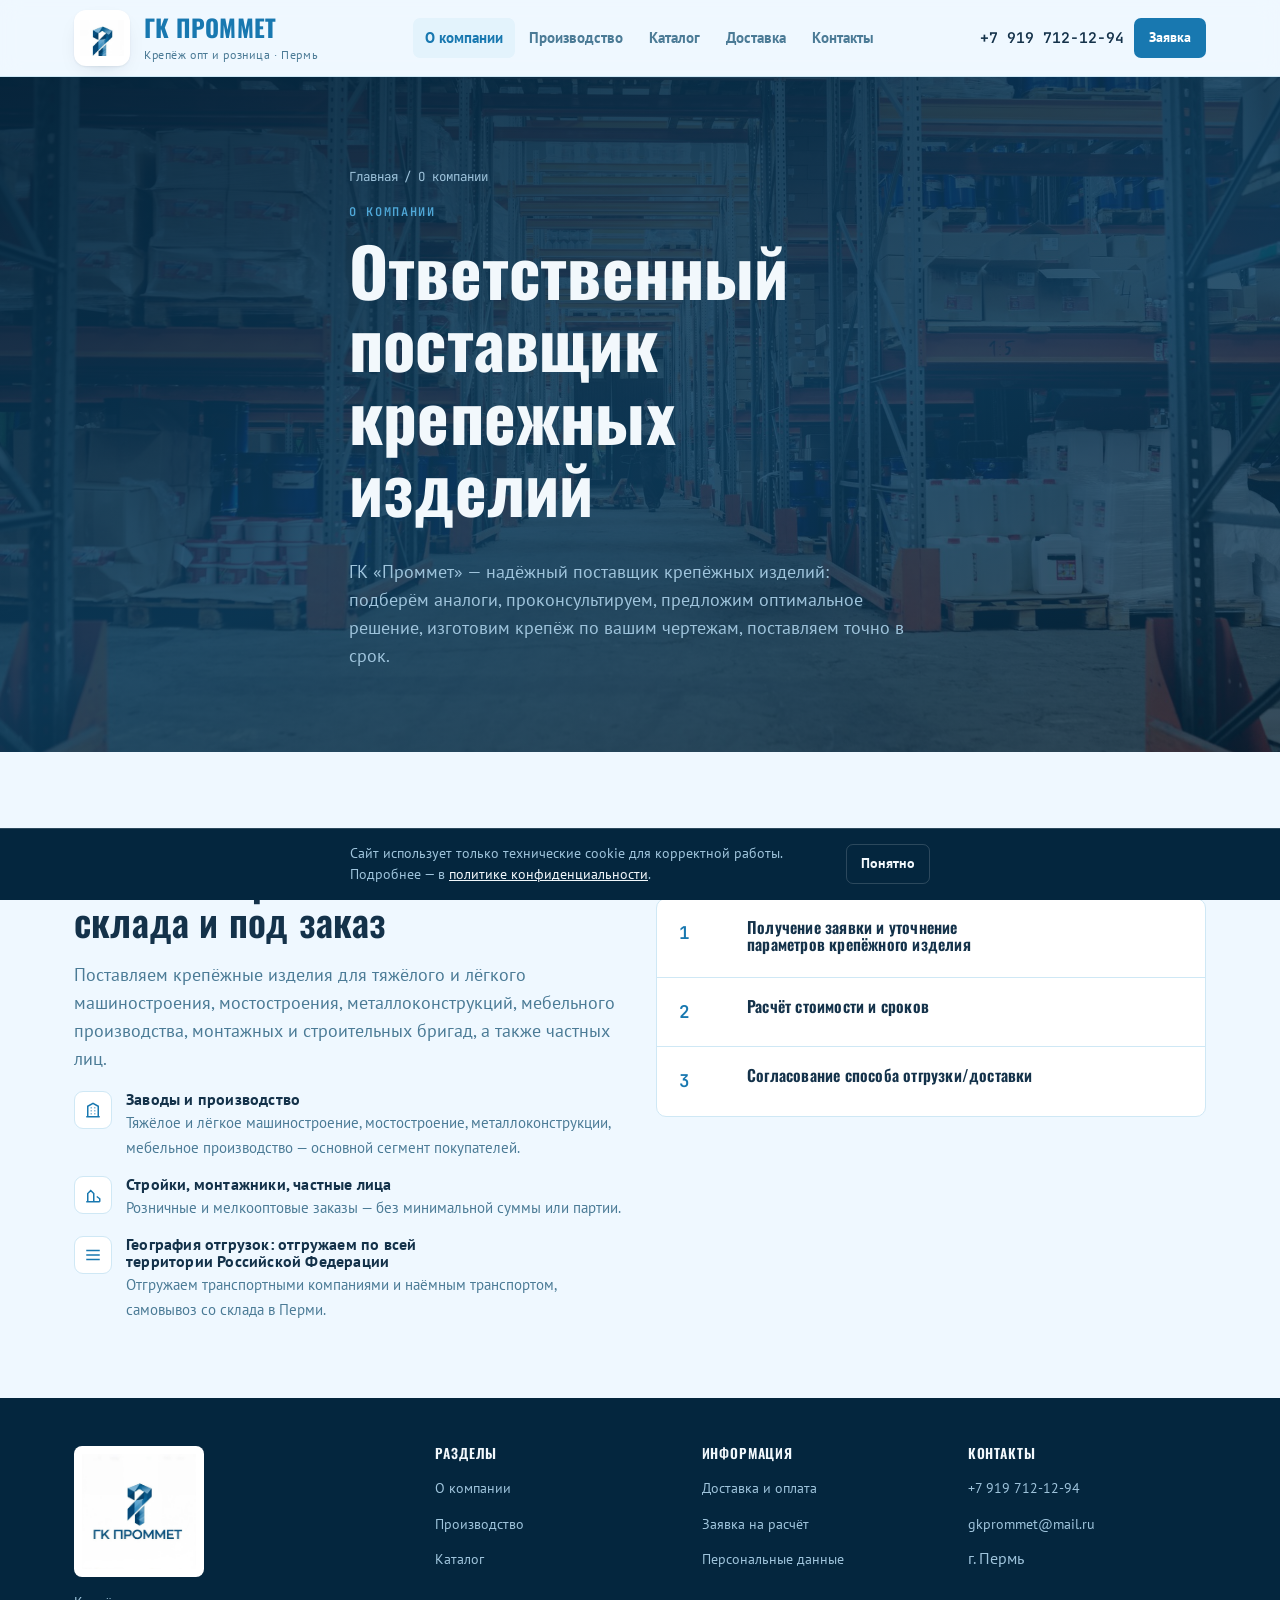
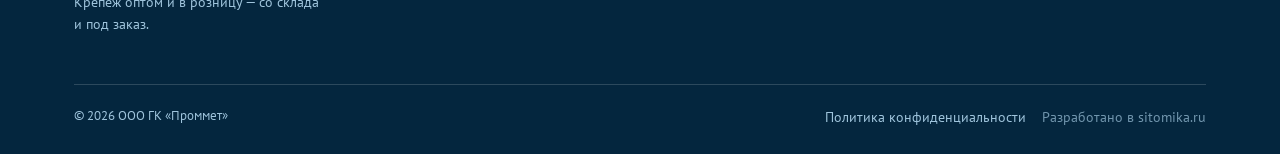
<file: o-kompanii.html>
<!doctype html>
<html lang="ru">
<head>
<meta charset="UTF-8">
<meta name="viewport" content="width=device-width, initial-scale=1.0">
<title>О компании — ГК Проммет</title>
<meta name="description" content="ГК «Проммет»: поставщик крепежа для заводов, строек и монтажников в Перми. Кто наши клиенты и как проходит заказ от заявки до счёта.">
<link rel="canonical" href="https://gkprommet.ru/o-kompanii.html">

<link rel="icon" type="image/png" sizes="32x32" href="assets/favicon-32.png">
<link rel="icon" type="image/png" sizes="16x16" href="assets/favicon-16.png">
<link rel="apple-touch-icon" sizes="180x180" href="assets/apple-touch-icon.png">

<meta property="og:title" content="О компании — ГК Проммет">
<meta property="og:description" content="Поставщик крепежа для заводов, строек и монтажников в Перми. Кто наши клиенты и как проходит заказ от заявки до счёта.">
<meta property="og:type" content="website">
<meta property="og:url" content="https://gkprommet.ru/o-kompanii.html">
<meta property="og:image" content="https://gkprommet.ru/assets/og-image.png">
<meta name="twitter:card" content="summary_large_image">

<link rel="preconnect" href="https://fonts.googleapis.com">
<link rel="preconnect" href="https://fonts.gstatic.com" crossorigin>
<link rel="stylesheet" href="https://fonts.googleapis.com/css2?family=Oswald:wght@400;500;600;700&family=PT+Sans:wght@400;700&family=JetBrains+Mono:wght@400;500;600&display=swap">
<link rel="stylesheet" href="css/style.css">
<!-- Yandex.Metrika counter -->
<script type="text/javascript">
    (function(m,e,t,r,i,k,a){
        m[i]=m[i]||function(){(m[i].a=m[i].a||[]).push(arguments)};
        m[i].l=1*new Date();
        for (var j = 0; j < document.scripts.length; j++) {if (document.scripts[j].src === r) { return; }}
        k=e.createElement(t),a=e.getElementsByTagName(t)[0],k.async=1,k.src=r,a.parentNode.insertBefore(k,a)
    })(window, document,'script','https://mc.yandex.ru/metrika/tag.js?id=112464146', 'ym');

    ym(112464146, 'init', {ssr:true, webvisor:true, clickmap:true, ecommerce:"dataLayer", referrer: document.referrer, url: location.href, accurateTrackBounce:true, trackLinks:true});
</script>
<noscript><div><img src="https://mc.yandex.ru/watch/112464146" style="position:absolute; left:-9999px;" alt="" /></div></noscript>
<!-- /Yandex.Metrika counter -->
</head>
<body>

<header class="site">
  <div class="site-inner">
    <a href="index.html" class="brand-mark">
      <img src="assets/logo_icon.png" alt="ГК Проммет">
      <span>
        <strong>ГК ПРОММЕТ</strong>
        <span>Крепёж опт и розница · Пермь</span>
      </span>
    </a>
    <nav class="main" aria-label="Разделы сайта">
      <a href="o-kompanii.html">О компании</a>
      <a href="proizvodstvo.html">Производство</a>
      <a href="katalog.html">Каталог</a>
      <a href="dostavka.html">Доставка</a>
      <a href="kontakty.html">Контакты</a>
    </nav>
    <div class="header-actions">
      <a class="phone-link" data-c="phoneHref" href="#" data-c-text="phoneDisplay"></a>
      <a class="btn btn-accent btn-small" href="kontakty.html">Заявка</a>
    </div>
  </div>
</header>

<main id="top">

  <section class="hero hero--company">
    <div class="container hero-simple">
      <p class="breadcrumb"><a href="index.html">Главная</a> / О компании</p>
      <p class="eyebrow">О компании</p>
      <h1>Ответственный поставщик крепежных изделий</h1>
      <p class="lede">ГК «Проммет» — надёжный поставщик крепёжных изделий: подберём аналоги, проконсультируем, предложим оптимальное решение, изготовим крепёж по вашим чертежам, поставляем точно в срок.</p>
    </div>
  </section>

  <section>
    <div class="container grid-2">
      <div>
        <p class="eyebrow">Чем занимаемся</p>
        <h2>Поставки крепежа со склада и под заказ</h2>
        <p class="lede">Поставляем крепёжные изделия для тяжёлого и лёгкого машиностроения, мостостроения, металлоконструкций, мебельного производства, монтажных и строительных бригад, а также частных лиц.</p>
        <div class="fact-list">
          <div class="fact">
            <div class="ico"><svg width="18" height="18" viewBox="0 0 24 24" fill="none" stroke="currentColor" stroke-width="2"><path d="M3 21h18M5 21V7l7-4 7 4v14M9 9h1m4 0h1m-6 4h1m4 0h1m-6 4h1m4 0h1"/></svg></div>
            <div><h4>Заводы и производство</h4><p>Тяжёлое и лёгкое машиностроение, мостостроение, металлоконструкции, мебельное производство — основной сегмент покупателей.</p></div>
          </div>
          <div class="fact">
            <div class="ico"><svg width="18" height="18" viewBox="0 0 24 24" fill="none" stroke="currentColor" stroke-width="2"><path d="M3 21h18M5 21V10l4-4 4 4v11m4-7 4 3v4"/></svg></div>
            <div><h4>Стройки, монтажники, частные лица</h4><p>Розничные и мелкооптовые заказы — без минимальной суммы или партии.</p></div>
          </div>
          <div class="fact">
            <div class="ico"><svg width="18" height="18" viewBox="0 0 24 24" fill="none" stroke="currentColor" stroke-width="2"><path d="M3 12h18M3 6h18M3 18h18"/></svg></div>
            <div><h4>География отгрузок: отгружаем по всей территории Российской Федерации</h4><p>Отгружаем транспортными компаниями и наёмным транспортом, самовывоз со склада в Перми.</p></div>
          </div>
        </div>
      </div>
      <div>
        <p class="eyebrow">Как проходит заказ</p>
        <h2 style="font-size:1.5rem;">От заявки до отгрузки — 3 шага</h2>
        <div class="process">
          <div class="process-step">
            <div>
              <h4>Получение заявки и уточнение параметров крепёжного изделия</h4>
            </div>
          </div>
          <div class="process-step">
            <div>
              <h4>Расчёт стоимости и сроков</h4>
            </div>
          </div>
          <div class="process-step">
            <div>
              <h4>Согласование способа отгрузки/доставки</h4>
            </div>
          </div>
        </div>
      </div>
    </div>
  </section>

</main>

<footer class="site">
  <div class="container">
    <div class="footer-grid">
      <div>
        <img src="assets/logo.png" alt="ГК Проммет" style="width:130px;height:auto;background:#fff;border-radius:8px;padding:8px;margin-bottom:14px;">
        <p style="max-width:32ch;font-size:.88rem;">Крепёж оптом и в розницу — со склада и под заказ.</p>
      </div>
      <div>
        <h4>Разделы</h4>
        <ul>
          <li><a href="o-kompanii.html">О компании</a></li>
          <li><a href="proizvodstvo.html">Производство</a></li>
          <li><a href="katalog.html">Каталог</a></li>
        </ul>
      </div>
      <div>
        <h4>Информация</h4>
        <ul>
          <li><a href="dostavka.html">Доставка и оплата</a></li>
          <li><a href="kontakty.html#request">Заявка на расчёт</a></li>
          <li><a href="politika-konfidentsialnosti.html">Персональные данные</a></li>
        </ul>
      </div>
      <div>
        <h4>Контакты</h4>
        <ul>
          <li><a data-c="phoneHref" href="#" data-c-text="phoneDisplay"></a></li>
          <li><a data-c="mailHref" href="#" data-c-text="email"></a></li>
          <li>г. Пермь</li>
        </ul>
      </div>
    </div>
    <div class="footer-bottom">
      <span>© <span id="year"></span> ООО ГК «Проммет»</span>
      <div class="footer-bottom-links">
        <a href="politika-konfidentsialnosti.html">Политика конфиденциальности</a>
        <a class="footer-credit" href="https://sitomika.ru/?utm_source=dmitriy-krepej&amp;utm_medium=footer&amp;utm_campaign=client-sites" target="_blank" rel="noopener">Разработано в sitomika.ru</a>
      </div>
    </div>
  </div>
</footer>

<a id="quote-pill" href="kontakty.html#request" hidden aria-label="Заявка"><span class="quote-pill-ico" aria-hidden="true">🧾</span><span class="quote-pill-label">Заявка</span> <b id="quote-pill-count">0</b></a>

<div id="cookie-bar" hidden>
  <p>Сайт использует только технические cookie для корректной работы. Подробнее — в <a href="politika-konfidentsialnosti.html">политике конфиденциальности</a>.</p>
  <button class="btn btn-ghost btn-small" id="cookie-ok" style="border-color:var(--plate-line);color:var(--plate-ink);">Понятно</button>
</div>

<script src="js/main.js"></script>
</body>
</html>
</file>
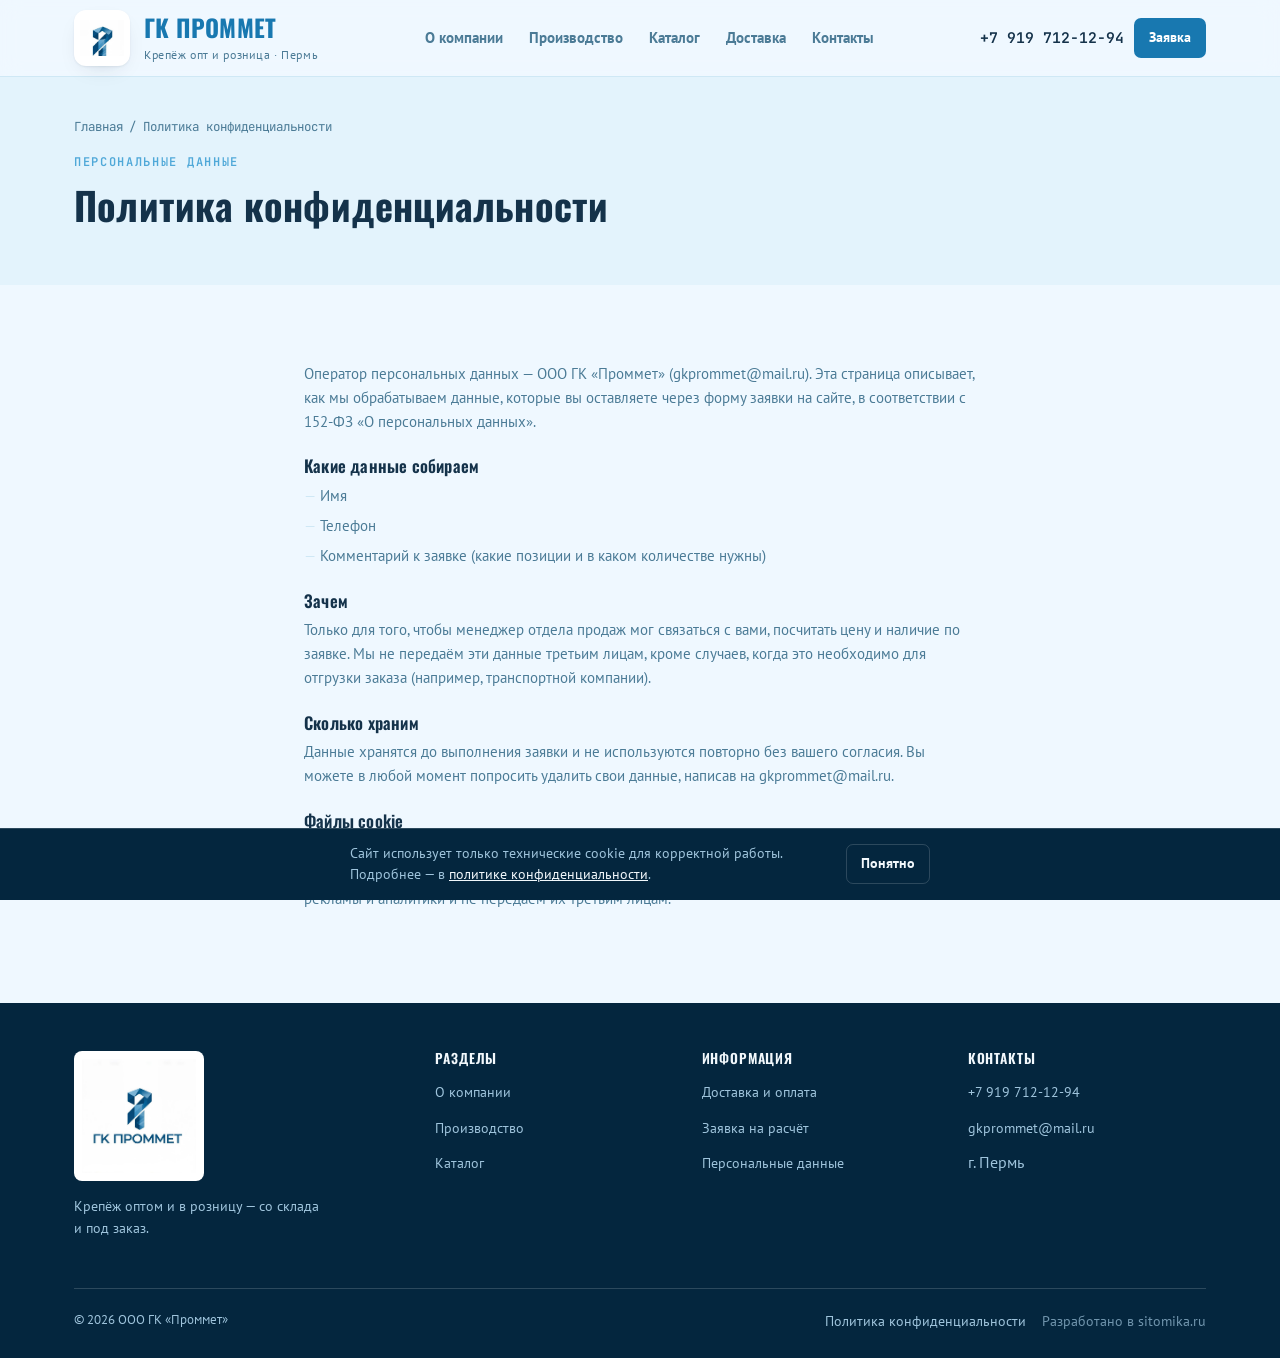
<file: politika-konfidentsialnosti.html>
<!doctype html>
<html lang="ru">
<head>
<meta charset="UTF-8">
<meta name="viewport" content="width=device-width, initial-scale=1.0">
<title>Политика конфиденциальности — ГК Проммет</title>
<meta name="description" content="Политика обработки персональных данных ООО ГК «Проммет» в соответствии с 152-ФЗ.">
<link rel="canonical" href="https://gkprommet.ru/politika-konfidentsialnosti.html">
<meta name="robots" content="noindex">

<link rel="icon" type="image/png" sizes="32x32" href="assets/favicon-32.png">
<link rel="icon" type="image/png" sizes="16x16" href="assets/favicon-16.png">
<link rel="apple-touch-icon" sizes="180x180" href="assets/apple-touch-icon.png">

<link rel="preconnect" href="https://fonts.googleapis.com">
<link rel="preconnect" href="https://fonts.gstatic.com" crossorigin>
<link rel="stylesheet" href="https://fonts.googleapis.com/css2?family=Oswald:wght@400;500;600;700&family=PT+Sans:wght@400;700&family=JetBrains+Mono:wght@400;500;600&display=swap">
<link rel="stylesheet" href="css/style.css">
<!-- Yandex.Metrika counter -->
<script type="text/javascript">
    (function(m,e,t,r,i,k,a){
        m[i]=m[i]||function(){(m[i].a=m[i].a||[]).push(arguments)};
        m[i].l=1*new Date();
        for (var j = 0; j < document.scripts.length; j++) {if (document.scripts[j].src === r) { return; }}
        k=e.createElement(t),a=e.getElementsByTagName(t)[0],k.async=1,k.src=r,a.parentNode.insertBefore(k,a)
    })(window, document,'script','https://mc.yandex.ru/metrika/tag.js?id=112464146', 'ym');

    ym(112464146, 'init', {ssr:true, webvisor:true, clickmap:true, ecommerce:"dataLayer", referrer: document.referrer, url: location.href, accurateTrackBounce:true, trackLinks:true});
</script>
<noscript><div><img src="https://mc.yandex.ru/watch/112464146" style="position:absolute; left:-9999px;" alt="" /></div></noscript>
<!-- /Yandex.Metrika counter -->
</head>
<body>

<header class="site">
  <div class="site-inner">
    <a href="index.html" class="brand-mark">
      <img src="assets/logo_icon.png" alt="ГК Проммет">
      <span>
        <strong>ГК ПРОММЕТ</strong>
        <span>Крепёж опт и розница · Пермь</span>
      </span>
    </a>
    <nav class="main" aria-label="Разделы сайта">
      <a href="o-kompanii.html">О компании</a>
      <a href="proizvodstvo.html">Производство</a>
      <a href="katalog.html">Каталог</a>
      <a href="dostavka.html">Доставка</a>
      <a href="kontakty.html">Контакты</a>
    </nav>
    <div class="header-actions">
      <a class="phone-link" data-c="phoneHref" href="#" data-c-text="phoneDisplay"></a>
      <a class="btn btn-accent btn-small" href="kontakty.html">Заявка</a>
    </div>
  </div>
</header>

<main id="top">

  <section class="band" style="padding:2.5rem 0;">
    <div class="container">
      <p class="breadcrumb" style="color:var(--ink-2);"><a href="index.html" style="color:var(--ink-2);">Главная</a> / Политика конфиденциальности</p>
      <p class="eyebrow">Персональные данные</p>
      <h1 style="font-size:clamp(1.8rem,3vw,2.4rem);">Политика конфиденциальности</h1>
    </div>
  </section>

  <section class="legal">
    <div class="container">
      <p>Оператор персональных данных — ООО ГК «Проммет» (<span data-c="email"></span>). Эта страница описывает, как мы обрабатываем данные, которые вы оставляете через форму заявки на сайте, в соответствии с 152-ФЗ «О персональных данных».</p>
      <h3>Какие данные собираем</h3>
      <ul>
        <li>Имя</li>
        <li>Телефон</li>
        <li>Комментарий к заявке (какие позиции и в каком количестве нужны)</li>
      </ul>
      <h3>Зачем</h3>
      <p>Только для того, чтобы менеджер отдела продаж мог связаться с вами, посчитать цену и наличие по заявке. Мы не передаём эти данные третьим лицам, кроме случаев, когда это необходимо для отгрузки заказа (например, транспортной компании).</p>
      <h3>Сколько храним</h3>
      <p>Данные хранятся до выполнения заявки и не используются повторно без вашего согласия. Вы можете в любой момент попросить удалить свои данные, написав на <span data-c="email"></span>.</p>
      <h3>Файлы cookie</h3>
      <p>Сайт использует только технические файлы cookie, необходимые для его корректной работы (например, чтобы не показывать повторно уведомление о cookie). Мы не используем cookie для рекламы и аналитики и не передаём их третьим лицам.</p>
    </div>
  </section>

</main>

<footer class="site">
  <div class="container">
    <div class="footer-grid">
      <div>
        <img src="assets/logo.png" alt="ГК Проммет" style="width:130px;height:auto;background:#fff;border-radius:8px;padding:8px;margin-bottom:14px;">
        <p style="max-width:32ch;font-size:.88rem;">Крепёж оптом и в розницу — со склада и под заказ.</p>
      </div>
      <div>
        <h4>Разделы</h4>
        <ul>
          <li><a href="o-kompanii.html">О компании</a></li>
          <li><a href="proizvodstvo.html">Производство</a></li>
          <li><a href="katalog.html">Каталог</a></li>
        </ul>
      </div>
      <div>
        <h4>Информация</h4>
        <ul>
          <li><a href="dostavka.html">Доставка и оплата</a></li>
          <li><a href="kontakty.html#request">Заявка на расчёт</a></li>
          <li><a href="politika-konfidentsialnosti.html">Персональные данные</a></li>
        </ul>
      </div>
      <div>
        <h4>Контакты</h4>
        <ul>
          <li><a data-c="phoneHref" href="#" data-c-text="phoneDisplay"></a></li>
          <li><a data-c="mailHref" href="#" data-c-text="email"></a></li>
          <li>г. Пермь</li>
        </ul>
      </div>
    </div>
    <div class="footer-bottom">
      <span>© <span id="year"></span> ООО ГК «Проммет»</span>
      <div class="footer-bottom-links">
        <a href="politika-konfidentsialnosti.html">Политика конфиденциальности</a>
        <a class="footer-credit" href="https://sitomika.ru/?utm_source=dmitriy-krepej&amp;utm_medium=footer&amp;utm_campaign=client-sites" target="_blank" rel="noopener">Разработано в sitomika.ru</a>
      </div>
    </div>
  </div>
</footer>

<a id="quote-pill" href="kontakty.html#request" hidden aria-label="Заявка"><span class="quote-pill-ico" aria-hidden="true">🧾</span><span class="quote-pill-label">Заявка</span> <b id="quote-pill-count">0</b></a>

<div id="cookie-bar" hidden>
  <p>Сайт использует только технические cookie для корректной работы. Подробнее — в <a href="politika-konfidentsialnosti.html">политике конфиденциальности</a>.</p>
  <button class="btn btn-ghost btn-small" id="cookie-ok" style="border-color:var(--plate-line);color:var(--plate-ink);">Понятно</button>
</div>

<script src="js/main.js"></script>
</body>
</html>
</file>
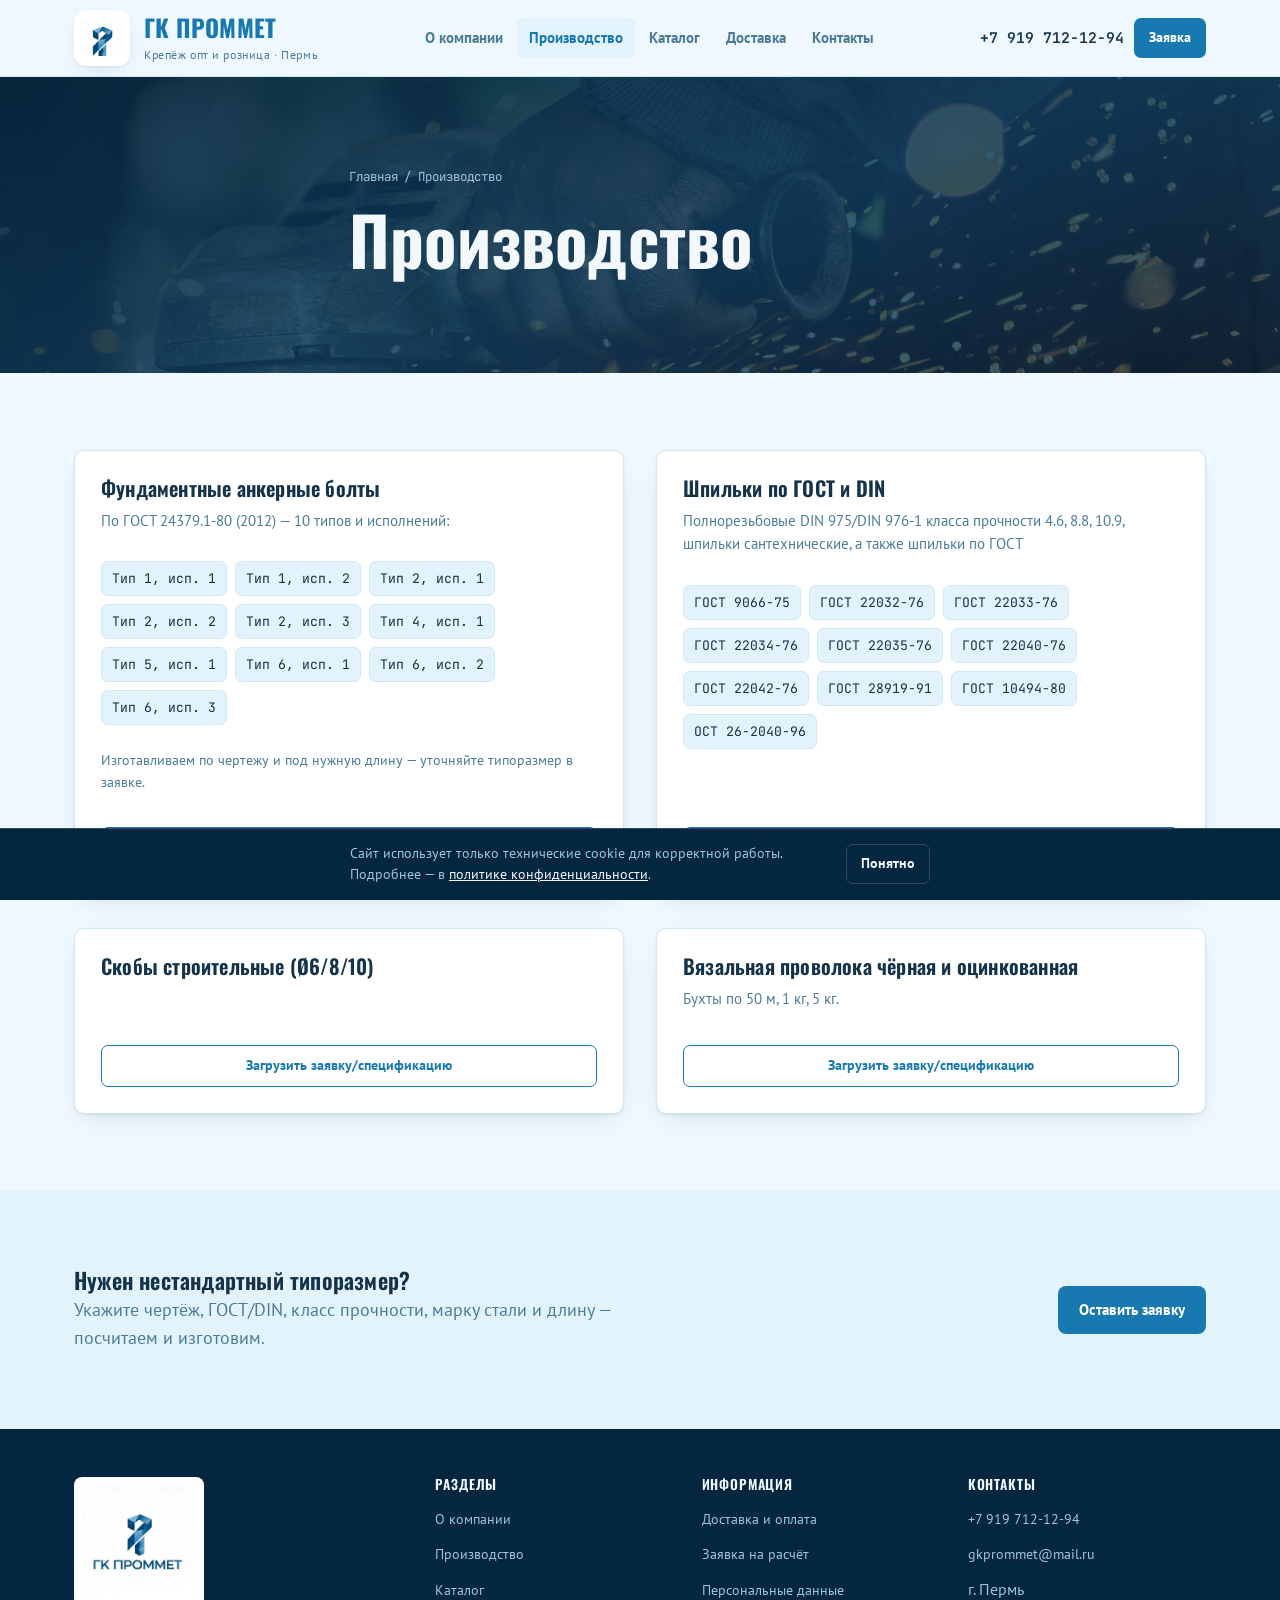
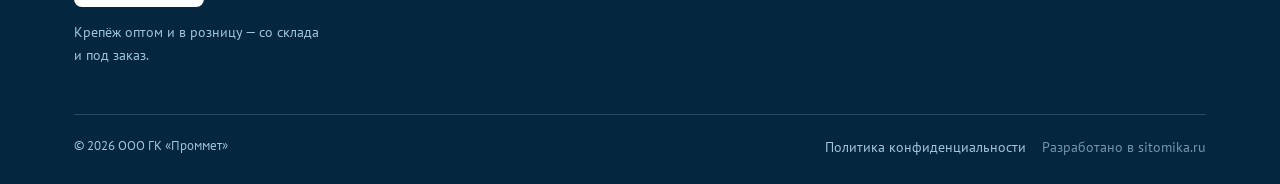
<file: proizvodstvo.html>
<!doctype html>
<html lang="ru">
<head>
<meta charset="UTF-8">
<meta name="viewport" content="width=device-width, initial-scale=1.0">
<title>Собственное производство — ГК Проммет</title>
<meta name="description" content="Фундаментные анкерные болты ГОСТ 24379.1-80 и шпильки по ГОСТ и DIN классов прочности 4.6, 8.8, 10.9 — собственное производство ГК «Проммет» в Перми.">
<link rel="canonical" href="https://gkprommet.ru/proizvodstvo.html">

<link rel="icon" type="image/png" sizes="32x32" href="assets/favicon-32.png">
<link rel="icon" type="image/png" sizes="16x16" href="assets/favicon-16.png">
<link rel="apple-touch-icon" sizes="180x180" href="assets/apple-touch-icon.png">

<meta property="og:title" content="Собственное производство — ГК Проммет">
<meta property="og:description" content="Фундаментные анкерные болты ГОСТ 24379.1-80 и шпильки по ГОСТ и DIN классов прочности 4.6, 8.8, 10.9 — выпускаем сами.">
<meta property="og:type" content="website">
<meta property="og:url" content="https://gkprommet.ru/proizvodstvo.html">
<meta property="og:image" content="https://gkprommet.ru/assets/og-image.png">
<meta name="twitter:card" content="summary_large_image">

<link rel="preconnect" href="https://fonts.googleapis.com">
<link rel="preconnect" href="https://fonts.gstatic.com" crossorigin>
<link rel="stylesheet" href="https://fonts.googleapis.com/css2?family=Oswald:wght@400;500;600;700&family=PT+Sans:wght@400;700&family=JetBrains+Mono:wght@400;500;600&display=swap">
<link rel="stylesheet" href="css/style.css">
<!-- Yandex.Metrika counter -->
<script type="text/javascript">
    (function(m,e,t,r,i,k,a){
        m[i]=m[i]||function(){(m[i].a=m[i].a||[]).push(arguments)};
        m[i].l=1*new Date();
        for (var j = 0; j < document.scripts.length; j++) {if (document.scripts[j].src === r) { return; }}
        k=e.createElement(t),a=e.getElementsByTagName(t)[0],k.async=1,k.src=r,a.parentNode.insertBefore(k,a)
    })(window, document,'script','https://mc.yandex.ru/metrika/tag.js?id=112464146', 'ym');

    ym(112464146, 'init', {ssr:true, webvisor:true, clickmap:true, ecommerce:"dataLayer", referrer: document.referrer, url: location.href, accurateTrackBounce:true, trackLinks:true});
</script>
<noscript><div><img src="https://mc.yandex.ru/watch/112464146" style="position:absolute; left:-9999px;" alt="" /></div></noscript>
<!-- /Yandex.Metrika counter -->
</head>
<body>

<header class="site">
  <div class="site-inner">
    <a href="index.html" class="brand-mark">
      <img src="assets/logo_icon.png" alt="ГК Проммет">
      <span>
        <strong>ГК ПРОММЕТ</strong>
        <span>Крепёж опт и розница · Пермь</span>
      </span>
    </a>
    <nav class="main" aria-label="Разделы сайта">
      <a href="o-kompanii.html">О компании</a>
      <a href="proizvodstvo.html">Производство</a>
      <a href="katalog.html">Каталог</a>
      <a href="dostavka.html">Доставка</a>
      <a href="kontakty.html">Контакты</a>
    </nav>
    <div class="header-actions">
      <a class="phone-link" data-c="phoneHref" href="#" data-c-text="phoneDisplay"></a>
      <a class="btn btn-accent btn-small" href="kontakty.html">Заявка</a>
    </div>
  </div>
</header>

<main id="top">

  <section class="hero hero--production">
    <div class="container hero-simple">
      <p class="breadcrumb"><a href="index.html">Главная</a> / Производство</p>
      <h1>Производство</h1>
    </div>
  </section>

  <section>
    <div class="container">
      <div class="grid-2">
        <div class="prod-card">
          <h3>Фундаментные анкерные болты</h3>
          <p class="lede" style="font-size:.92rem;">По ГОСТ 24379.1-80 (2012) — 10 типов и исполнений:</p>
          <div class="code-grid">
            <span class="code-chip">Тип 1, исп. 1</span>
            <span class="code-chip">Тип 1, исп. 2</span>
            <span class="code-chip">Тип 2, исп. 1</span>
            <span class="code-chip">Тип 2, исп. 2</span>
            <span class="code-chip">Тип 2, исп. 3</span>
            <span class="code-chip">Тип 4, исп. 1</span>
            <span class="code-chip">Тип 5, исп. 1</span>
            <span class="code-chip">Тип 6, исп. 1</span>
            <span class="code-chip">Тип 6, исп. 2</span>
            <span class="code-chip">Тип 6, исп. 3</span>
          </div>
          <p class="note">Изготавливаем по чертежу и под нужную длину — уточняйте типоразмер в заявке.</p>
          <div class="cat-footer"><button class="btn-add" data-cat="Фундаментные анкерные болты" type="button">Загрузить заявку/спецификацию</button></div>
        </div>
        <div class="prod-card">
          <h3>Шпильки по ГОСТ и DIN</h3>
          <p class="lede" style="font-size:.92rem;">Полнорезьбовые DIN 975/DIN 976-1 класса прочности 4.6, 8.8, 10.9, шпильки сантехнические, а также шпильки по ГОСТ</p>
          <div class="code-grid">
            <span class="code-chip">ГОСТ 9066-75</span>
            <span class="code-chip">ГОСТ 22032-76</span>
            <span class="code-chip">ГОСТ 22033-76</span>
            <span class="code-chip">ГОСТ 22034-76</span>
            <span class="code-chip">ГОСТ 22035-76</span>
            <span class="code-chip">ГОСТ 22040-76</span>
            <span class="code-chip">ГОСТ 22042-76</span>
            <span class="code-chip">ГОСТ 28919-91</span>
            <span class="code-chip">ГОСТ 10494-80</span>
            <span class="code-chip">ОСТ 26-2040-96</span>
          </div>
          <div class="cat-footer"><button class="btn-add" data-cat="Шпильки" type="button">Загрузить заявку/спецификацию</button></div>
        </div>
        <div class="prod-card">
          <h3>Скобы строительные (Ø6/8/10)</h3>
          <div class="cat-footer"><button class="btn-add" data-cat="Скобы" type="button">Загрузить заявку/спецификацию</button></div>
        </div>
        <div class="prod-card">
          <h3>Вязальная проволока чёрная и оцинкованная</h3>
          <p class="lede" style="font-size:.92rem;">Бухты по 50 м, 1 кг, 5 кг.</p>
          <div class="cat-footer"><button class="btn-add" data-cat="Проволока" type="button">Загрузить заявку/спецификацию</button></div>
        </div>
      </div>
    </div>
  </section>

  <section class="band">
    <div class="container" style="display:flex;justify-content:space-between;align-items:center;gap:20px;flex-wrap:wrap;">
      <div>
        <h2 style="font-size:1.4rem;margin-bottom:4px;">Нужен нестандартный типоразмер?</h2>
        <p class="lede" style="margin:0;">Укажите чертёж, ГОСТ/DIN, класс прочности, марку стали и длину — посчитаем и изготовим.</p>
      </div>
      <a href="kontakty.html#request" class="btn btn-accent">Оставить заявку</a>
    </div>
  </section>

</main>

<footer class="site">
  <div class="container">
    <div class="footer-grid">
      <div>
        <img src="assets/logo.png" alt="ГК Проммет" style="width:130px;height:auto;background:#fff;border-radius:8px;padding:8px;margin-bottom:14px;">
        <p style="max-width:32ch;font-size:.88rem;">Крепёж оптом и в розницу — со склада и под заказ.</p>
      </div>
      <div>
        <h4>Разделы</h4>
        <ul>
          <li><a href="o-kompanii.html">О компании</a></li>
          <li><a href="proizvodstvo.html">Производство</a></li>
          <li><a href="katalog.html">Каталог</a></li>
        </ul>
      </div>
      <div>
        <h4>Информация</h4>
        <ul>
          <li><a href="dostavka.html">Доставка и оплата</a></li>
          <li><a href="kontakty.html#request">Заявка на расчёт</a></li>
          <li><a href="politika-konfidentsialnosti.html">Персональные данные</a></li>
        </ul>
      </div>
      <div>
        <h4>Контакты</h4>
        <ul>
          <li><a data-c="phoneHref" href="#" data-c-text="phoneDisplay"></a></li>
          <li><a data-c="mailHref" href="#" data-c-text="email"></a></li>
          <li>г. Пермь</li>
        </ul>
      </div>
    </div>
    <div class="footer-bottom">
      <span>© <span id="year"></span> ООО ГК «Проммет»</span>
      <div class="footer-bottom-links">
        <a href="politika-konfidentsialnosti.html">Политика конфиденциальности</a>
        <a class="footer-credit" href="https://sitomika.ru/?utm_source=dmitriy-krepej&amp;utm_medium=footer&amp;utm_campaign=client-sites" target="_blank" rel="noopener">Разработано в sitomika.ru</a>
      </div>
    </div>
  </div>
</footer>

<a id="quote-pill" href="kontakty.html#request" hidden aria-label="Заявка"><span class="quote-pill-ico" aria-hidden="true">🧾</span><span class="quote-pill-label">Заявка</span> <b id="quote-pill-count">0</b></a>

<div id="cookie-bar" hidden>
  <p>Сайт использует только технические cookie для корректной работы. Подробнее — в <a href="politika-konfidentsialnosti.html">политике конфиденциальности</a>.</p>
  <button class="btn btn-ghost btn-small" id="cookie-ok" style="border-color:var(--plate-line);color:var(--plate-ink);">Понятно</button>
</div>

<script src="js/main.js"></script>
</body>
</html>
</file>
<file: css/style.css>
/* ===== Reset & tokens ===== */
*{box-sizing:border-box;}
[hidden]{display:none!important;}
html{background:#EFF8FF;}

:root{
  --bg:#EFF8FF;
  --surface:#FFFFFF;
  --surface-2:#E3F3FC;
  --ink:#14324A;
  --ink-2:#4B7B96;
  --line:#CFE8F5;
  --brand:#1878B0;
  --brand-ink:#FFFFFF;
  --brand-light:#4FA8D8;
  --focus:#1878B0;
  --danger:#B3311C;

  /* fixed "steel plate" band (deep navy from the logo) — same in both themes, deliberate */
  --plate-bg:#04263E;
  --plate-bg-2:#0C3E60;
  --plate-ink:#F2F8FC;
  --plate-ink-2:#9FC4DC;
  --plate-line:rgba(255,255,255,.16);
  --plate-accent:#6CA8CC;
  --plate-accent-ink:#04263E;

  --font-display:'Oswald','Arial Narrow',sans-serif;
  --font-body:'PT Sans',Arial,Helvetica,sans-serif;
  --font-mono:'JetBrains Mono','Consolas',monospace;

  --wrap:1180px;
  --radius:10px;
  --shadow:0 1px 2px rgba(4,38,62,.08), 0 8px 24px -12px rgba(4,38,62,.22);
}
@media (prefers-color-scheme: dark){
  :root:not([data-theme="light"]){
    --bg:#071A28;
    --surface:#0E2C42;
    --surface-2:#123650;
    --ink:#E7F1F8;
    --ink-2:#9FC0D4;
    --line:#1E4964;
    --brand:#6CA8CC;
    --brand-ink:#04263E;
    --brand-light:#9FC4DC;
    --focus:#6CA8CC;
    --danger:#E58573;
    --shadow:0 1px 2px rgba(0,0,0,.4), 0 8px 24px -12px rgba(0,0,0,.6);
  }
}
:root[data-theme="dark"]{
  --bg:#071A28;
  --surface:#0E2C42;
  --surface-2:#123650;
  --ink:#E7F1F8;
  --ink-2:#9FC0D4;
  --line:#1E4964;
  --brand:#6CA8CC;
  --brand-ink:#04263E;
  --brand-light:#9FC4DC;
  --focus:#6CA8CC;
  --danger:#E58573;
  --shadow:0 1px 2px rgba(0,0,0,.4), 0 8px 24px -12px rgba(0,0,0,.6);
}

body{
  margin:0;
  background:var(--bg);
  color:var(--ink);
  font-family:var(--font-body);
  font-size:16px;
  line-height:1.6;
  -webkit-font-smoothing:antialiased;
}
h1,h2,h3,h4{
  font-family:var(--font-display);
  font-weight:600;
  line-height:1.08;
  margin:0 0 .5em;
  text-wrap:balance;
  letter-spacing:.2px;
}
h1{font-size:clamp(2.4rem,4vw + 1rem,4.2rem); font-weight:700;}
h2{font-size:clamp(1.7rem,1.6vw + 1.1rem,2.4rem);}
h3{font-size:1.28rem;}
p{margin:0 0 1em;}
a{color:var(--brand);}
ul{margin:0;padding:0;list-style:none;}
button{font:inherit;}
img{display:block;max-width:100%;}
.container{max-width:var(--wrap);margin:0 auto;padding:0 24px;}
.eyebrow{
  font-family:var(--font-mono);
  font-size:.75rem;
  font-weight:600;
  letter-spacing:.14em;
  text-transform:uppercase;
  color:var(--brand-light);
}
section{padding:clamp(3rem,6vw,5.5rem) 0;}
.lede{font-size:1.1rem;color:var(--ink-2);max-width:62ch;}
.visually-hidden{position:absolute;width:1px;height:1px;overflow:hidden;clip:rect(0 0 0 0);white-space:nowrap;}

a:focus-visible, button:focus-visible, summary:focus-visible, input:focus-visible, textarea:focus-visible{
  outline:2px solid var(--focus);
  outline-offset:2px;
  border-radius:4px;
}

/* ===== Header ===== */
header.site{
  position:sticky;top:0;z-index:40;
  background:color-mix(in srgb, var(--bg) 88%, transparent);
  backdrop-filter:blur(10px);
  border-bottom:1px solid var(--line);
}
.site-inner{
  display:flex;align-items:center;gap:24px;
  padding:10px 24px;
  max-width:var(--wrap);margin:0 auto;
}
.brand-mark{display:flex;align-items:center;gap:14px;text-decoration:none;color:var(--ink);flex:0 0 auto;}
.brand-mark img{height:56px;width:56px;border-radius:12px;background:#fff;padding:6px;object-fit:contain;box-shadow:var(--shadow);}
.brand-mark strong{font-family:var(--font-display);font-size:1.5rem;letter-spacing:.01em;color:var(--brand);line-height:1;}
.brand-mark span{display:block;font-size:.72rem;color:var(--ink-2);letter-spacing:.05em;margin-top:3px;}
nav.main{display:flex;gap:2px;flex:1;flex-wrap:wrap;justify-content:center;}
nav.main a{
  color:var(--ink-2);text-decoration:none;font-size:.92rem;font-weight:600;
  padding:8px 12px;border-radius:7px;white-space:nowrap;
}
nav.main a:hover{color:var(--ink);background:var(--surface-2);}
nav.main a[aria-current="page"]{color:var(--brand);background:var(--surface-2);}
.header-actions{display:flex;align-items:center;gap:10px;flex:0 0 auto;}
.phone-link{
  font-family:var(--font-mono);font-weight:600;color:var(--ink);text-decoration:none;
  font-size:.92rem;white-space:nowrap;
}
.btn{
  display:inline-flex;align-items:center;justify-content:center;gap:8px;
  padding:11px 20px;border-radius:8px;border:1px solid transparent;
  font-weight:700;font-size:.95rem;cursor:pointer;text-decoration:none;
  transition:transform .15s ease, box-shadow .15s ease, background-color .15s ease;
  white-space:nowrap;
}
.btn:active{transform:translateY(1px);}
.btn-accent{background:var(--brand);color:var(--brand-ink);}
.btn-accent:hover{box-shadow:var(--shadow);}
.btn-ghost{background:transparent;border-color:var(--line);color:var(--ink);}
.btn-ghost:hover{background:var(--surface-2);}
.btn-plate{background:var(--plate-accent);color:var(--plate-accent-ink);}
.btn-plate:hover{box-shadow:0 8px 24px -10px rgba(0,0,0,.5);}
.btn-small{padding:8px 14px;font-size:.85rem;border-radius:7px;}
@media (max-width:960px){
  nav.main{display:none;}
  .header-actions .btn span.long{display:none;}
}
/* Below ~480px the logo block + phone number + CTA no longer fit on one
   row and force the whole page to overflow horizontally (the browser then
   zooms the page out to compensate, which is what made the floating
   quote pill and card buttons look misaligned on phones). Trim the header
   so it fits without any element wrapping or shrinking unexpectedly. */
@media (max-width:480px){
  .site-inner{padding:10px 14px;gap:12px;}
  .brand-mark{gap:10px;}
  .brand-mark img{height:40px;width:40px;}
  .brand-mark strong{font-size:1.15rem;}
  .brand-mark > span > span{display:none;}
  .header-actions{gap:8px;}
  .phone-link{display:none;}
}

/* ===== Hero (with background photo) ===== */
.hero{
  position:relative;
  color:var(--plate-ink);
  padding:clamp(3.5rem,7vw,6rem) 0 clamp(2.5rem,5vw,4rem);
  overflow:hidden;
  isolation:isolate;
}
.hero::before{
  content:'';
  position:absolute;inset:0;z-index:-2;
  background-size:cover;background-position:center;
  background-repeat:no-repeat;
}
.hero::after{
  content:'';
  position:absolute;inset:0;z-index:-1;
  background:linear-gradient(160deg, rgba(4,38,62,.94) 0%, rgba(12,62,96,.85) 55%, rgba(4,38,62,.72) 100%);
}
.hero--home::before{background-image:url('../assets/hero/home.jpg');}
.hero--company::before{background-image:url('../assets/hero/company.jpg');}
.hero--production::before{background-image:url('../assets/hero/production.jpg');}
.hero--catalog::before{background-image:url('../assets/hero/catalog.jpg');}
.hero--opt::before{background-image:url('../assets/hero/opt.jpg');}
.hero--delivery::before{background-image:url('../assets/hero/delivery.jpg');}
.hero--contacts::before{background-image:url('../assets/hero/contacts.jpg');}
.hero-grid{
  display:grid;grid-template-columns:1.2fr .8fr;gap:48px;align-items:center;
}
.hero-simple{max-width:70ch;}
.hero h1{color:var(--plate-ink);}
.hero h1 em{font-style:normal;color:var(--plate-accent);}
.hero .lede{color:var(--plate-ink-2);max-width:56ch;}
.breadcrumb{
  font-family:var(--font-mono);font-size:.78rem;color:var(--plate-ink-2);
  margin-bottom:16px;display:flex;gap:6px;align-items:center;flex-wrap:wrap;
}
.breadcrumb a{color:var(--plate-ink-2);text-decoration:none;}
.breadcrumb a:hover{color:var(--plate-ink);text-decoration:underline;}
.hero-ctas{display:flex;gap:12px;flex-wrap:wrap;margin-top:26px;}
.hero-stats{
  display:grid;grid-template-columns:repeat(3,1fr);gap:14px;margin-top:36px;
}
.stat{
  border:1px solid var(--plate-line);border-radius:10px;padding:14px 16px;
  background:rgba(255,255,255,.05);backdrop-filter:blur(2px);
  display:flex;align-items:center;
}
.stat span{font-size:.8rem;color:var(--plate-ink-2);}
.hero-badge-card{
  border:1px solid var(--plate-line);border-radius:14px;background:rgba(4,38,62,.55);backdrop-filter:blur(3px);
  padding:26px;position:relative;
}
.hero-badge-card h3{color:var(--plate-ink);font-size:1.05rem;text-transform:uppercase;letter-spacing:.04em;margin-bottom:14px;}
.strength-row{display:flex;gap:10px;flex-wrap:wrap;margin-bottom:18px;}
.strength-chip{
  font-family:var(--font-mono);font-weight:600;font-size:.95rem;
  border:1px solid var(--plate-line);border-radius:8px;padding:6px 10px;color:var(--plate-accent);
}
.hero-badge-card ul{display:flex;flex-direction:column;gap:9px;}
.hero-badge-card li{display:flex;gap:10px;font-size:.9rem;color:var(--plate-ink-2);align-items:flex-start;}
.hero-badge-card li svg{flex:0 0 auto;margin-top:3px;color:var(--plate-accent);}
@media (max-width:860px){ .hero-grid{grid-template-columns:1fr;} .hero-stats{grid-template-columns:1fr 1fr;} }

/* ===== Generic section chrome ===== */
.section-head{max-width:70ch;margin-bottom:30px;}
.band{background:var(--surface-2);}
.grid-2{display:grid;grid-template-columns:1fr 1fr;gap:32px;}
@media (max-width:820px){ .grid-2{grid-template-columns:1fr;} }

/* ===== Company / process ===== */
.fact-list{display:flex;flex-direction:column;gap:16px;margin-top:8px;}
.fact{display:flex;gap:14px;}
.fact .ico{
  flex:0 0 auto;width:38px;height:38px;border-radius:9px;background:var(--surface);
  border:1px solid var(--line);display:flex;align-items:center;justify-content:center;color:var(--brand);
}
.fact h4{margin:0 0 3px;font-family:var(--font-body);font-size:1rem;font-weight:700;}
.fact p{margin:0;color:var(--ink-2);font-size:.94rem;}

.process{counter-reset:step;display:flex;flex-direction:column;gap:0;border:1px solid var(--line);border-radius:var(--radius);overflow:hidden;background:var(--surface);}
.process-step{
  counter-increment:step;display:grid;grid-template-columns:52px 1fr;gap:16px;padding:20px 22px;
  border-top:1px solid var(--line);
}
.process-step:first-child{border-top:none;}
.process-step::before{
  content:counter(step,decimal);
  font-family:var(--font-mono);font-weight:600;color:var(--brand);font-size:1.1rem;
}
.process-step h4{margin:0 0 4px;}
.process-step p{margin:0;color:var(--ink-2);font-size:.94rem;}
.process-step .flag{
  display:inline-block;margin-top:8px;font-family:var(--font-mono);font-size:.72rem;
  padding:3px 8px;border-radius:6px;background:var(--surface-2);color:var(--ink-2);border:1px solid var(--line);
}

/* ===== Production spotlight ===== */
.prod-card{
  background:var(--surface);border:1px solid var(--line);border-radius:var(--radius);
  padding:26px;box-shadow:var(--shadow);
  display:flex;flex-direction:column;
}
.prod-card .cat-footer{margin-top:auto;padding-top:20px;}
.prod-card h3{display:flex;align-items:center;gap:10px;flex-wrap:wrap;}
.code-grid{display:flex;flex-wrap:wrap;gap:8px;margin:14px 0;}
.code-chip{
  font-family:var(--font-mono);font-size:.82rem;border:1px solid var(--line);border-radius:7px;
  padding:6px 10px;color:var(--ink);background:var(--surface-2);
}
.prod-card .note{font-size:.86rem;color:var(--ink-2);margin-top:10px;}

/* ===== Catalog ===== */
.catalog-toolbar{
  display:flex;gap:14px;align-items:center;flex-wrap:wrap;margin-bottom:22px;
  justify-content:space-between;
}
.search-box{
  display:flex;align-items:center;gap:8px;background:var(--surface);border:1px solid var(--line);
  border-radius:9px;padding:9px 14px;flex:1;min-width:240px;max-width:420px;
}
.search-box svg{flex:0 0 auto;color:var(--ink-2);}
.search-box input{
  border:none;background:transparent;outline:none;color:var(--ink);font-family:var(--font-body);
  font-size:.95rem;width:100%;
}
.catalog-count{font-family:var(--font-mono);font-size:.85rem;color:var(--ink-2);white-space:nowrap;}
.cat-grid{
  display:grid;grid-template-columns:repeat(auto-fill,minmax(270px,1fr));gap:18px;
}
.cat{
  background:var(--surface);border:1px solid var(--line);border-radius:var(--radius);
  padding:20px;display:flex;flex-direction:column;box-shadow:var(--shadow);
}
.cat-head{display:flex;justify-content:space-between;gap:10px;align-items:flex-start;margin-bottom:8px;}
.cat-head h3{margin:0;font-size:1.08rem;}
.cat-count{
  font-family:var(--font-mono);font-size:.72rem;color:var(--ink-2);white-space:nowrap;
  border:1px solid var(--line);border-radius:6px;padding:3px 7px;margin-top:2px;
}
.cat-made{font-size:.72rem;font-family:var(--font-mono);color:var(--brand);font-weight:700;margin-bottom:6px;}
.cat-note{font-size:.82rem;color:var(--ink-2);margin-bottom:10px;}
.chips{display:flex;flex-wrap:wrap;gap:6px;margin-bottom:12px;}
.chip-sm{
  font-family:var(--font-mono);font-size:.72rem;border:1px solid var(--line);border-radius:6px;
  padding:3px 7px;color:var(--ink-2);background:var(--surface-2);
}
.cat details{margin-top:auto;border-top:1px solid var(--line);padding-top:10px;}
.cat summary{
  cursor:pointer;font-size:.86rem;font-weight:700;color:var(--brand);list-style:none;
  display:flex;align-items:center;gap:6px;
}
.cat summary::-webkit-details-marker{display:none;}
.cat summary::after{content:'▾';transition:transform .15s ease;}
.cat details[open] summary::after{transform:rotate(180deg);}
.cat details ul{margin-top:10px;display:flex;flex-direction:column;gap:6px;}
.cat details li{font-size:.88rem;color:var(--ink-2);padding-left:14px;position:relative;}
.cat details li::before{content:'—';position:absolute;left:0;color:var(--line);}
.cat-footer{display:flex;gap:8px;margin-top:14px;}
.btn-add{
  flex:1;font-family:var(--font-body);font-weight:700;font-size:.85rem;
  padding:9px 12px;border-radius:7px;border:1px solid var(--brand);background:transparent;color:var(--brand);
  cursor:pointer;transition:background-color .15s ease, color .15s ease;
}
.btn-add:hover{background:var(--brand);color:var(--brand-ink);}
.btn-add.is-added{background:var(--brand);color:var(--brand-ink);}
.no-results{color:var(--ink-2);padding:30px 0;text-align:center;}

/* ===== Wholesale / delivery ===== */
.terms-grid{display:grid;grid-template-columns:repeat(auto-fit,minmax(240px,1fr));gap:16px;}
.term-card{
  background:var(--surface);border:1px solid var(--line);border-radius:var(--radius);padding:20px;
}
.term-card .ico{color:var(--brand);margin-bottom:10px;}
.term-card h4{margin:0 0 6px;font-size:1rem;}
.term-card p{margin:0;font-size:.9rem;color:var(--ink-2);}

/* ===== Request / contacts ===== */
.request-shell{
  display:grid;grid-template-columns:1fr 1.1fr;gap:32px;
  background:var(--surface);border:1px solid var(--line);border-radius:14px;padding:clamp(20px,3vw,36px);
  box-shadow:var(--shadow);
}
@media (max-width:900px){ .request-shell{grid-template-columns:1fr;} }
.guide h4{margin:0 0 10px;}
.guide ul{display:flex;flex-direction:column;gap:10px;margin-bottom:18px;}
.guide li{display:flex;gap:10px;font-size:.9rem;color:var(--ink-2);}
.guide li svg{flex:0 0 auto;color:var(--brand);margin-top:2px;}
.contact-card{border-top:1px solid var(--line);padding-top:16px;margin-top:16px;display:flex;flex-direction:column;gap:8px;}
.contact-card a{color:var(--ink);text-decoration:none;font-weight:700;font-family:var(--font-mono);}
.contact-card a:hover{color:var(--brand);}
.contact-card .role{color:var(--ink-2);font-size:.85rem;font-weight:400;font-family:var(--font-body);}

.field{display:flex;flex-direction:column;gap:6px;margin-bottom:14px;}
.field label{font-size:.82rem;font-weight:700;color:var(--ink-2);}
.field input, .field textarea{
  font:inherit;padding:11px 13px;border-radius:8px;border:1px solid var(--line);
  background:var(--bg);color:var(--ink);resize:vertical;
}
.field input:focus, .field textarea:focus{border-color:var(--brand);}
.quote-tags{display:flex;flex-wrap:wrap;gap:6px;margin-bottom:4px;}
.quote-tags:empty::before{content:'Пока ничего не выбрано — можно оставить заявку по телефону в комментарии.';color:var(--ink-2);font-size:.82rem;}
.quote-tag{
  display:flex;align-items:center;gap:6px;background:var(--surface-2);border:1px solid var(--line);
  border-radius:7px;padding:4px 6px 4px 10px;font-size:.82rem;
}
.quote-tag button{background:none;border:none;color:var(--ink-2);cursor:pointer;padding:2px;line-height:1;}
.consent-row{display:flex;gap:10px;align-items:flex-start;margin:16px 0;font-size:.84rem;color:var(--ink-2);}
.consent-row input{margin-top:3px;flex:0 0 auto;}
.consent-row a{color:var(--ink-2);text-decoration:underline;}
.file-upload{display:flex;align-items:center;gap:12px;flex-wrap:wrap;}
.file-upload input[type="file"]{
  position:absolute;width:1px;height:1px;padding:0;margin:-1px;overflow:hidden;
  clip:rect(0,0,0,0);white-space:nowrap;border:0;
}
.file-upload label.btn{font-size:.85rem;font-weight:700;color:var(--ink);cursor:pointer;}
.file-upload:focus-within label{outline:2px solid var(--brand);outline-offset:2px;}
.file-upload-name{font-size:.82rem;color:var(--ink-2);}
.form-note{font-size:.8rem;color:var(--ink-2);margin-top:10px;}
.form-status{font-size:.86rem;margin-top:10px;font-weight:700;}
.form-status.ok{color:#1F7A4D;}
.form-status.err{color:var(--danger);}

/* ===== Reviews carousel ===== */
/* All pages stack in the same grid cell so the tallest one sets the
   carousel's height; is-active fades in on top while the rest wait
   invisibly underneath — no layout jump when the page changes. */
.review-carousel{display:grid;}
.review-page{
  grid-area:1/1;
  opacity:0;visibility:hidden;transition:opacity .5s ease;
}
.review-page.is-active{opacity:1;visibility:visible;}
@media (prefers-reduced-motion:reduce){
  .review-page{transition:none;}
}
.review-dots{grid-area:2/1;display:flex;justify-content:center;gap:8px;margin-top:20px;}
.review-dot{
  width:9px;height:9px;padding:0;border-radius:50%;border:none;background:var(--line);
  cursor:pointer;transition:background-color .2s ease,transform .2s ease;
}
.review-dot:hover{background:var(--ink-2);}
.review-dot.is-active{background:var(--brand);transform:scale(1.2);}

.review-single{
  display:flex;gap:26px;align-items:flex-start;max-width:680px;margin:0 auto;
  border:1px dashed var(--line);border-radius:var(--radius);padding:32px;background:var(--surface);
}
.review-photo{width:84px;height:84px;border-radius:50%;background:var(--surface-2);flex:0 0 auto;overflow:hidden;}
.review-photo img{width:100%;height:100%;object-fit:cover;display:block;}
.review-body{display:flex;flex-direction:column;gap:10px;flex:1 1 auto;min-width:0;}
.review-body .quote-ico{color:var(--line);}
.review-body .ph-line{height:10px;border-radius:4px;background:var(--surface-2);width:100%;}
.review-body .ph-line.w80{width:80%;}
.review-body .ph-line.w60{width:60%;}
.review-body .ph-name{height:9px;border-radius:4px;background:var(--surface-2);width:120px;margin-top:6px;}
.review-body .review-text{margin:0;color:var(--ink);font-size:.95rem;line-height:1.55;}
.review-body .review-name{font-family:var(--font-mono);font-weight:600;margin-top:6px;}
.review-body .ph-label{
  font-family:var(--font-mono);font-size:.68rem;text-transform:uppercase;letter-spacing:.06em;
  color:var(--ink-2);margin-top:2px;
}
@media (max-width:560px){
  .review-single{flex-direction:column;align-items:center;text-align:center;padding:26px;}
  .review-body{align-items:center;}
  .review-body .ph-line{width:100%!important;}
}

/* ===== Privacy ===== */
.legal .container{max-width:80ch;}
.legal h2{font-size:1.7rem;}
.legal h3{font-size:1.05rem;margin-top:1.4em;}
.legal p, .legal li{color:var(--ink-2);font-size:.94rem;}
.legal li{padding-left:16px;position:relative;margin-bottom:6px;}
.legal li::before{content:'—';position:absolute;left:0;color:var(--line);}

/* ===== Footer ===== */
footer.site{background:var(--plate-bg);color:var(--plate-ink-2);padding:48px 0 26px;}
.footer-grid{display:grid;grid-template-columns:1.4fr 1fr 1fr 1fr;gap:28px;margin-bottom:34px;}
@media (max-width:820px){ .footer-grid{grid-template-columns:1fr 1fr;} }
footer.site h4{color:var(--plate-ink);font-size:.85rem;text-transform:uppercase;letter-spacing:.06em;margin-bottom:14px;font-family:var(--font-display);}
footer.site a{color:var(--plate-ink-2);text-decoration:none;font-size:.9rem;}
footer.site a:hover{color:var(--plate-ink);}
footer.site ul{display:flex;flex-direction:column;gap:10px;}
.footer-bottom{
  border-top:1px solid var(--plate-line);padding-top:20px;display:flex;justify-content:space-between;
  flex-wrap:wrap;gap:10px;font-size:.82rem;color:var(--plate-ink-2);
}
.footer-bottom a{text-decoration:underline;}
.footer-bottom-links{display:flex;gap:16px;flex-wrap:wrap;align-items:center;}
.footer-credit{
  text-decoration:none!important;
  color:var(--plate-ink-2);
  opacity:.7;
}
.footer-credit:hover{opacity:1;color:var(--plate-ink);}

/* ===== Floating quote pill ===== */
:root{--cookie-bar-h:0px;}
#quote-pill{
  position:fixed;right:20px;bottom:calc(20px + var(--cookie-bar-h));z-index:50;
  display:flex;align-items:center;gap:8px;
  background:var(--brand);color:var(--brand-ink);text-decoration:none;
  padding:12px 18px;border-radius:999px;font-weight:700;font-size:.9rem;
  box-shadow:0 10px 30px -10px rgba(0,0,0,.5);
  transition:bottom .15s ease;
}
#quote-pill b{font-family:var(--font-mono);}

/* On mobile, full-width "В заявку" buttons on cards sit right where a wide
   pill would land, so shrink it to a compact round badge to avoid covering them. */
@media (max-width:640px){
  #quote-pill{
    right:14px;bottom:calc(14px + var(--cookie-bar-h));
    width:50px;height:50px;padding:0;border-radius:50%;justify-content:center;gap:0;
  }
  #quote-pill .quote-pill-label{display:none;}
  #quote-pill .quote-pill-ico{font-size:1.25rem;line-height:1;}
  #quote-pill b{
    position:absolute;top:-3px;right:-3px;
    background:var(--brand-ink);color:var(--brand);
    min-width:19px;height:19px;padding:0 4px;border-radius:999px;
    display:flex;align-items:center;justify-content:center;font-size:.68rem;
  }
  body.has-quote-pill{padding-bottom:78px;}
}

/* ===== Cookie banner ===== */
#cookie-bar{
  position:fixed;left:0;right:0;bottom:0;z-index:60;
  background:var(--plate-bg);color:var(--plate-ink-2);border-top:1px solid var(--plate-line);
  padding:14px 20px;display:flex;gap:16px;align-items:center;flex-wrap:wrap;justify-content:center;
}
#cookie-bar p{margin:0;font-size:.85rem;max-width:60ch;}
#cookie-bar a{color:var(--plate-ink);}
</file>
